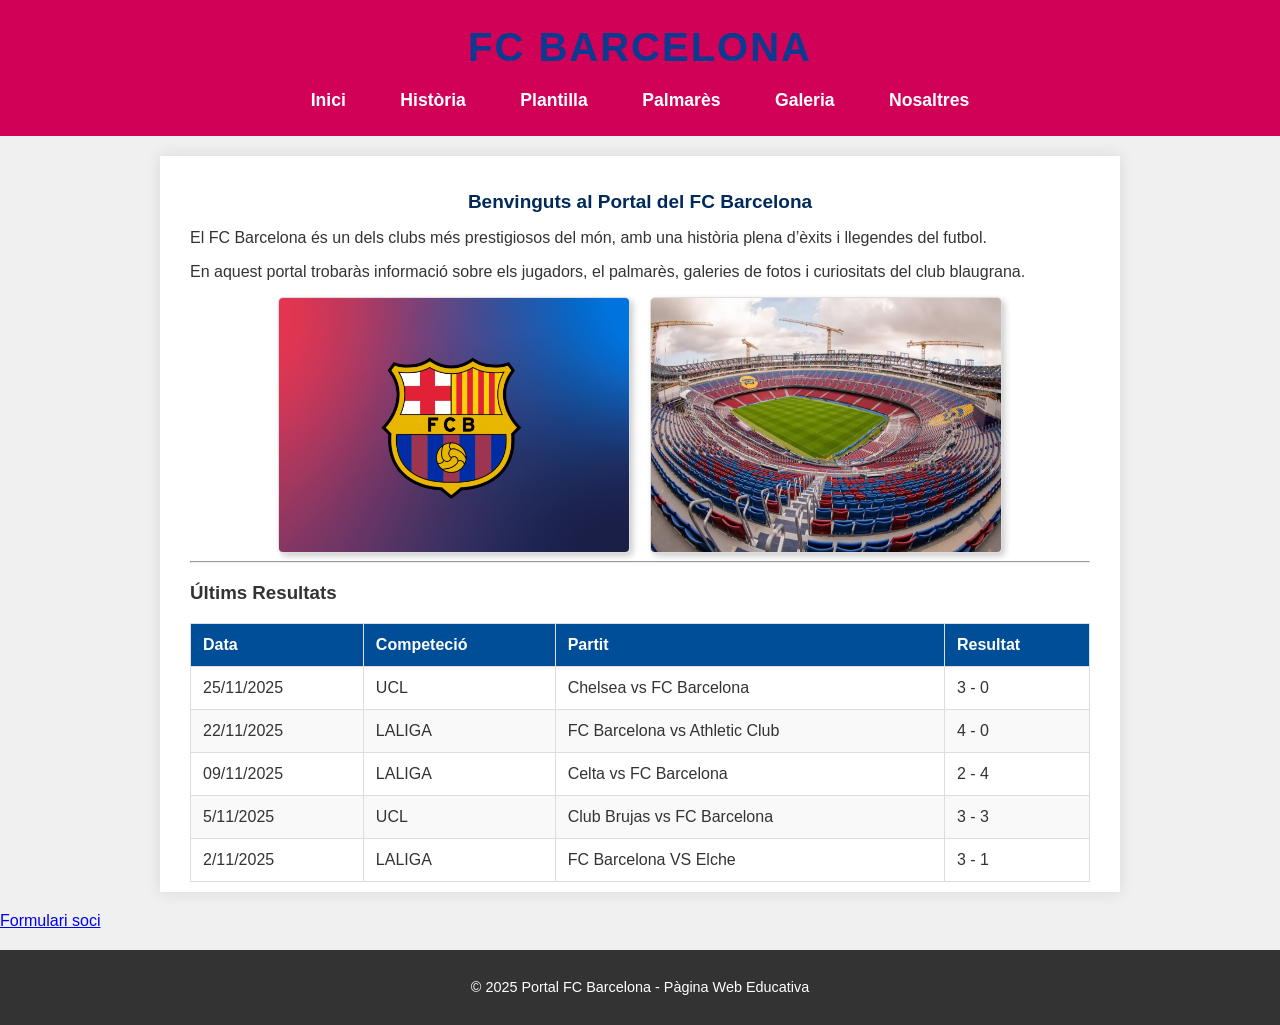
<file: index.html>
<!DOCTYPE html>
<html lang="ca">
   
    <head class="head-1">
        <title>FC BARCELONA</title>
        <meta charset="UTF-8">
        <link rel="stylesheet" href="/css/style.css">
    </head>
     
    <body class="inici-1">
        <header>
            <h1>FC Barcelona</h1>

            <nav>
                <a href="index.html">Inici</a>
                <a href="historia.html">Història</a>
                <a href="plantilla.html">Plantilla</a>
                <a href="palmares.html">Palmarès</a> 
                <a href="galeria.html">Galeria</a> 
                <a href="nosaltres.html">Nosaltres</a>
            </nav>
        </header>    
    
            <main class="main-1">
                <section class="intro">    
                    <h2>Benvinguts al Portal del FC Barcelona</h2>
                
                    <p>El FC Barcelona és un dels clubs més prestigiosos del món, amb una història plena d’èxits i llegendes del futbol.</p>
                    <p>En aquest portal trobaràs informació sobre els jugadors, el palmarès, galeries de fotos i curiositats del club blaugrana.</p>
                    
                    <div class="imatges-container">
                        <img src="img/img inici/escut.png" alt="Escut" width="400">
                        <img src="img/img inici/camp1.png" alt="Camp nou" width="400">
                    </div>
                </section>

                <hr>

                <section class="resultats">
                    <h3>Últims Resultats</h3>
                    <table class="taula">
                        <thead>
                            <tr>
                                <th>Data</th>
                                <th>Competeció</th>
                                <th>Partit</th>
                                <th>Resultat</th>
                            </tr>
                        </thead>
                        <tbody>
                            <tr>
                                <td>25/11/2025</td>
                                <td>UCL</td>
                                <td>Chelsea vs FC Barcelona</td>
                                <td>3 - 0</td>
                            </tr>
                            <tr>
                                <td>22/11/2025</td>
                                <td>LALIGA</td>
                                <td>FC Barcelona vs Athletic Club</td>
                                <td>4 - 0</td>
                            </tr>
                            <tr>
                                <td>09/11/2025</td>
                                <td>LALIGA</td>
                                <td>Celta vs FC Barcelona</td>
                                <td>2 - 4</td>
                            </tr>
                            <tr>
                                <td>5/11/2025</td>
                                <td>UCL</td>
                                <td>Club Brujas vs FC Barcelona</td>
                                <td>3 - 3</td>
                            </tr>
                            <tr>
                                <td>2/11/2025</td>
                                <td>LALIGA</td>
                                <td>FC Barcelona VS Elche</td>
                                <td>3 - 1</td>
                            </tr>
                        </tbody>
                    </table>
                </section>
            </main>
            <a class="links" href="Formulari.html">Formulari soci</a>
            <footer>
                <p>&copy; 2025 Portal FC Barcelona - Pàgina Web Educativa</p>
            </footer>
        </body>   
</html>
</file>
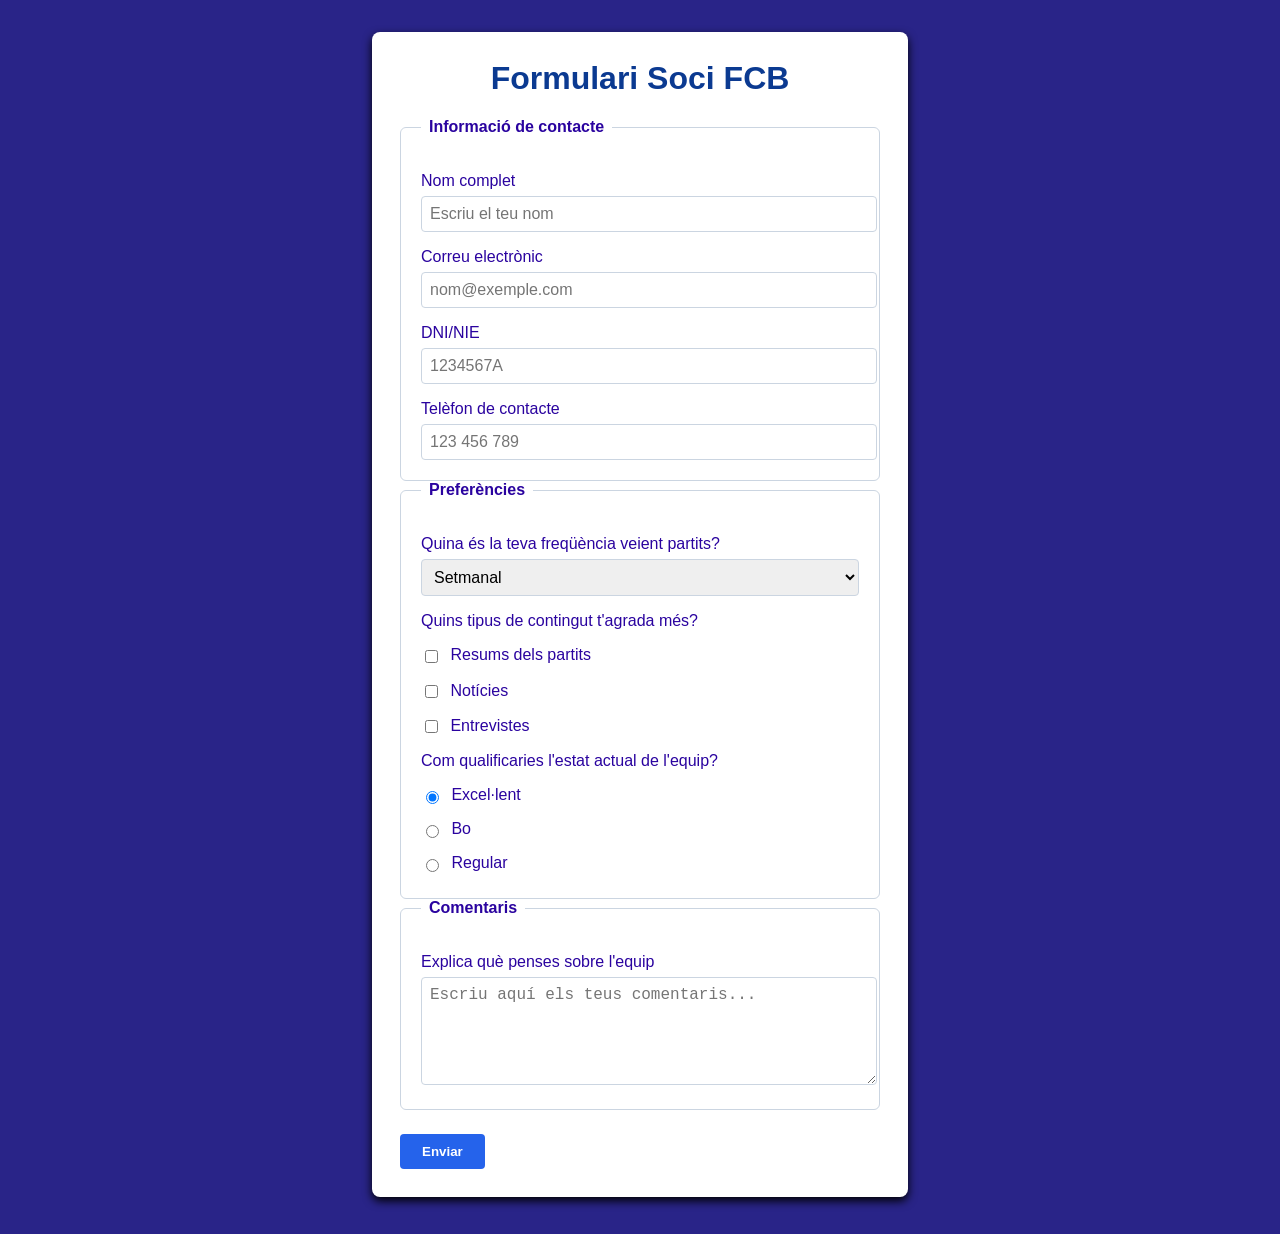
<file: Formulari.html>
<!DOCTYPE html>
<html lang="ca">
  <head>
    <meta charset="utf-8">
    <title>Formulari FCB</title>
    <link rel="stylesheet" href="/css/style.css">
  </head>
  <body class="formulario">
    <main>
      <h1>Formulari Soci FCB</h1>
      <form action="Formulari_enviat.html" method="get">
        <fieldset>
          <legend>Informació de contacte</legend>

          <label for="nom">Nom complet</label>
          <input id="nom" name="nom" type="text" placeholder="Escriu el teu nom" required>

          <label for="correu">Correu electrònic</label>
          <input id="correu" name="correu" type="email" placeholder="nom@exemple.com" required>

          <label for="id">DNI/NIE</label>
          <input id="id" name="id" type="text" placeholder="1234567A">

          <label>Telèfon de contacte</label>
          <input id="telefon" name="telefon" type="tel" placeholder="123 456 789">
        </fieldset>

        <fieldset>
          <legend>Preferències</legend>

          <label for="frequencia">Quina és la teva freqüència veient partits?</label>
          <select id="frequencia" name="frequencia" required>
            <option value="diari" selected>Setmanal</option>
            <option value="setmanal">Ocasional</option>
            <option value="ocasional">Cap</option>
          </select>

          <label>Quins tipus de contingut t'agrada més?</label>
          <label><input type="checkbox" id="resum" name="contingut" value="resum" required> Resums dels partits</label>
          <label><input type="checkbox" id="noticies" name="contingut" value="noticies"> Notícies</label>
          <label><input type="checkbox" id="entrevistes" name="contingut" value="entrevistes"> Entrevistes</label>

          <label>Com qualificaries l'estat actual de l'equip?</label>
          <label><input type="radio" id="excelent" name="estat" value="excelent" checked required> Excel·lent</label>
          <label><input type="radio" id="bo" name="estat" value="bo"> Bo</label>
          <label><input type="radio" id="regular" name="estat" value="regular"> Regular</label>
        </fieldset>

        <fieldset>
          <legend>Comentaris</legend>
          <label for="comentaris">Explica què penses sobre l'equip</label>
          <textarea id="comentaris" name="comentaris" rows="5" placeholder="Escriu aquí els teus comentaris..." required></textarea>
        </fieldset>

        <button type="submit">Enviar</button>
      </form>
    </main>
  </body>
</html>
</file>
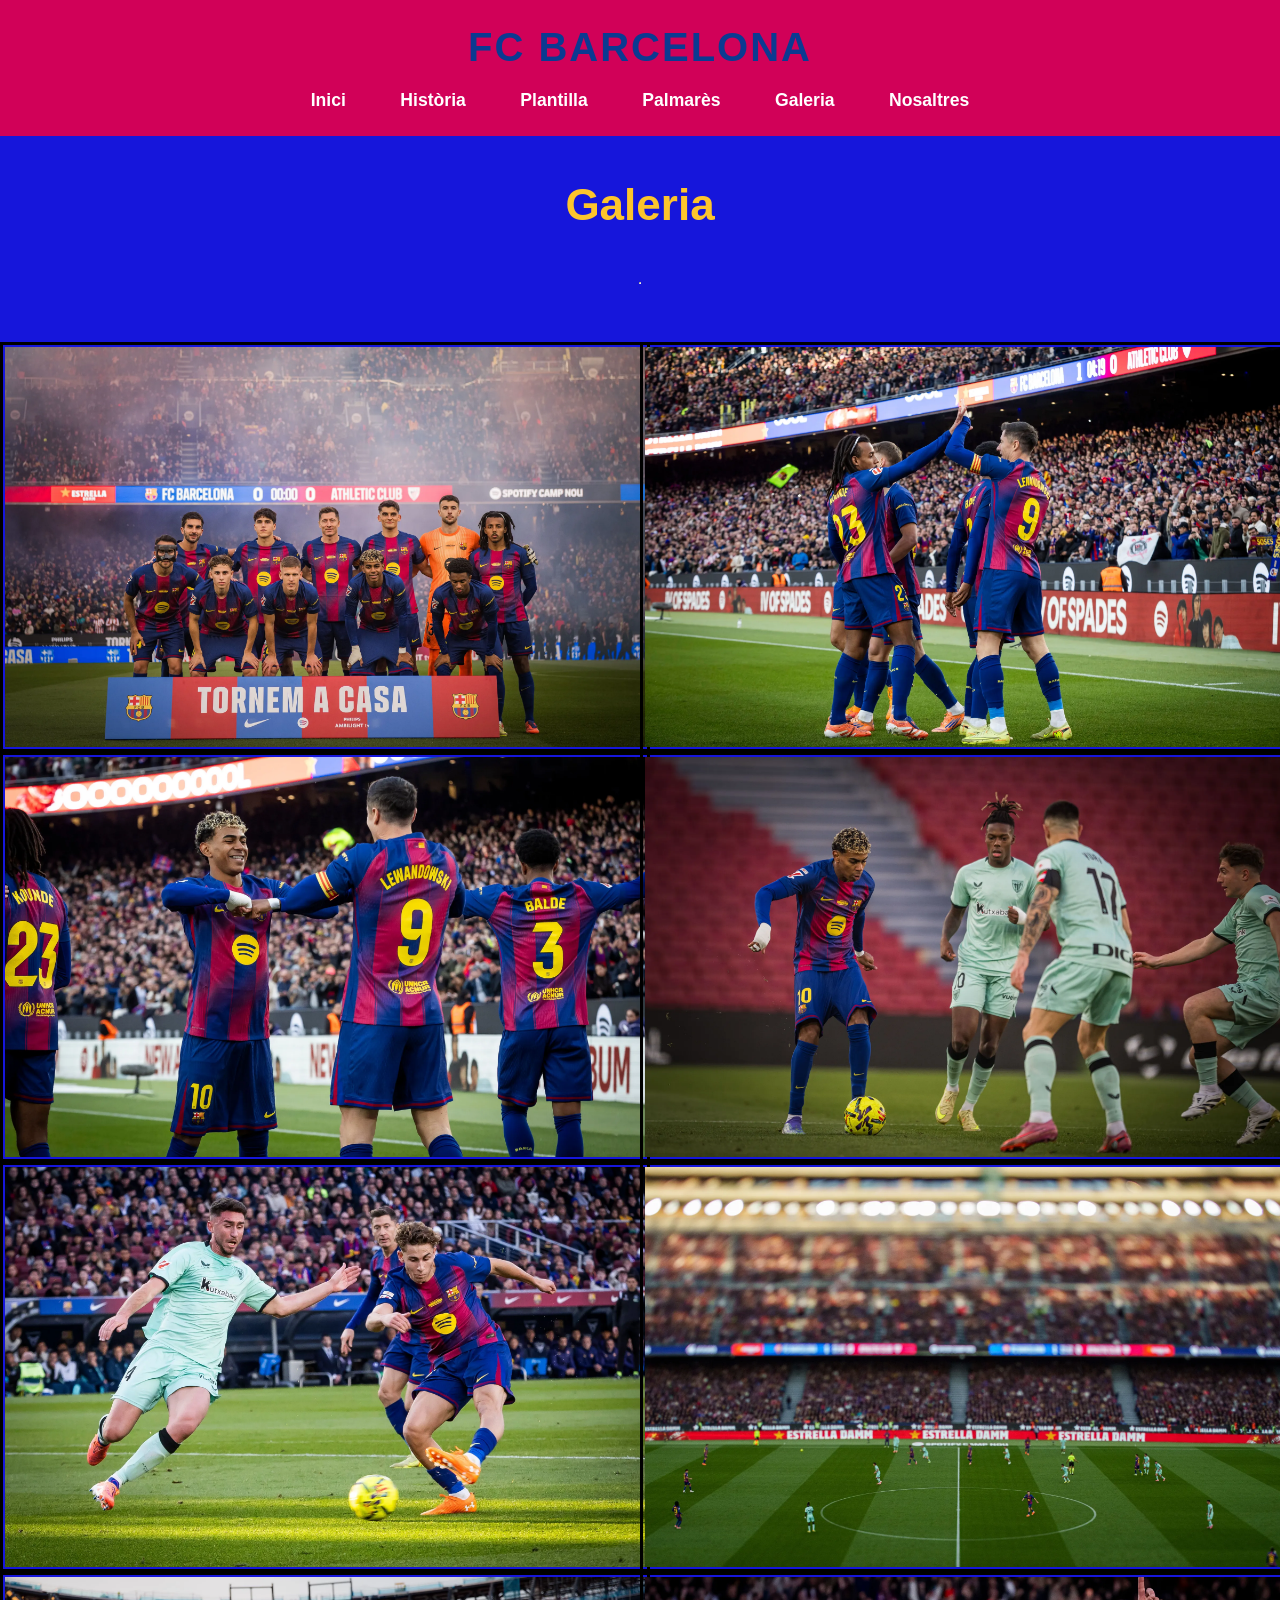
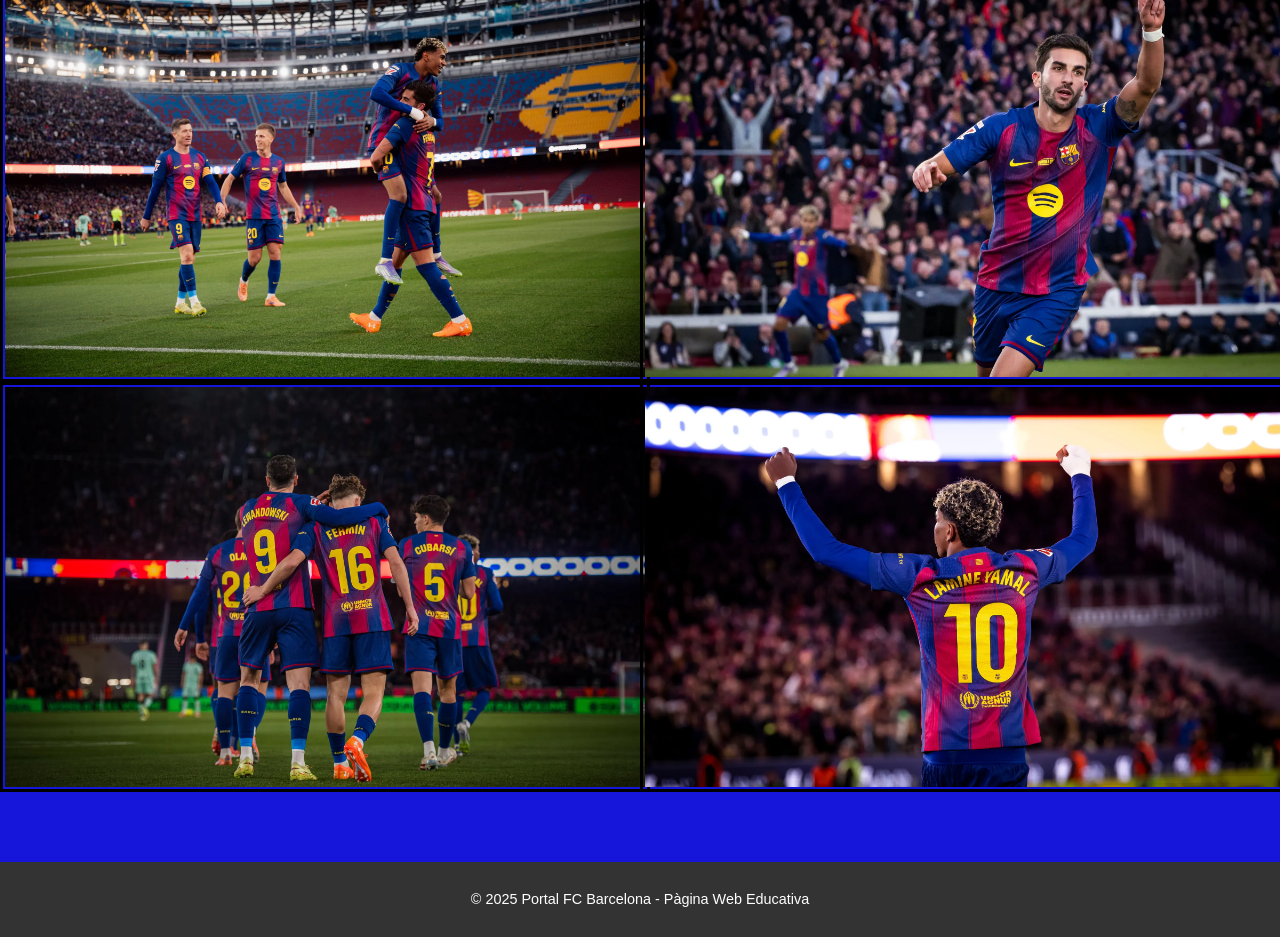
<file: galeria.html>
<!DOCTYPE html>
<html lang="ca">
   
    <head>
        <title></title>
        <meta charset="UTF-8">
        <link rel="stylesheet" href="/css/style.css">
    </head>
     
    <body id="galeria-1">
        <header>
            <h1>FC Barcelona</h1>
            <nav>
                <a href="index.html">Inici</a>
                <a href="historia.html">Història</a>
                <a href="plantilla.html">Plantilla</a>
                <a href="palmares.html">Palmarès</a> 
                <a href="galeria.html">Galeria</a> 
                <a href="nosaltres.html">Nosaltres</a>
            </nav>
        </header>

        <section class="container section_1">
            <h3 class="section_1-title">Galeria</h3>
            <hr>
            <div class="galery">
                <div class="galery-content">
                    <img src="img/img galeria/img1.jpg">
                </div>
                <div class="galery-content">
                    <img src="img/img galeria/img2.jpg">
                </div>
                <div class="galery-content">
                    <img src="img/img galeria/img3.jpg">
                </div>
                <div class="galery-content">
                    <img src="img/img galeria/img4.jpg">
                </div>
                <div class="galery-content">
                    <img src="img/img galeria/img5.jpg">
                </div>
                <div class="galery-content">
                    <img src="img/img galeria/img6.jpg">
                </div>
                <div class="galery-content">
                    <img src="img/img galeria/img7.jpg">
                </div>
                <div class="galery-content">
                    <img src="img/img galeria/img8.jpg">
                </div>
                <div class="galery-content">
                    <img src="img/img galeria/img9.jpg">
                </div>
                <div class="galery-content">
                    <img src="img/img galeria/img10.jpg">
                </div>
            </div>
        </section>
        <footer>
            <p>&copy; 2025 Portal FC Barcelona - Pàgina Web Educativa</p>
        </footer>
    </body>   
</html>
</file>
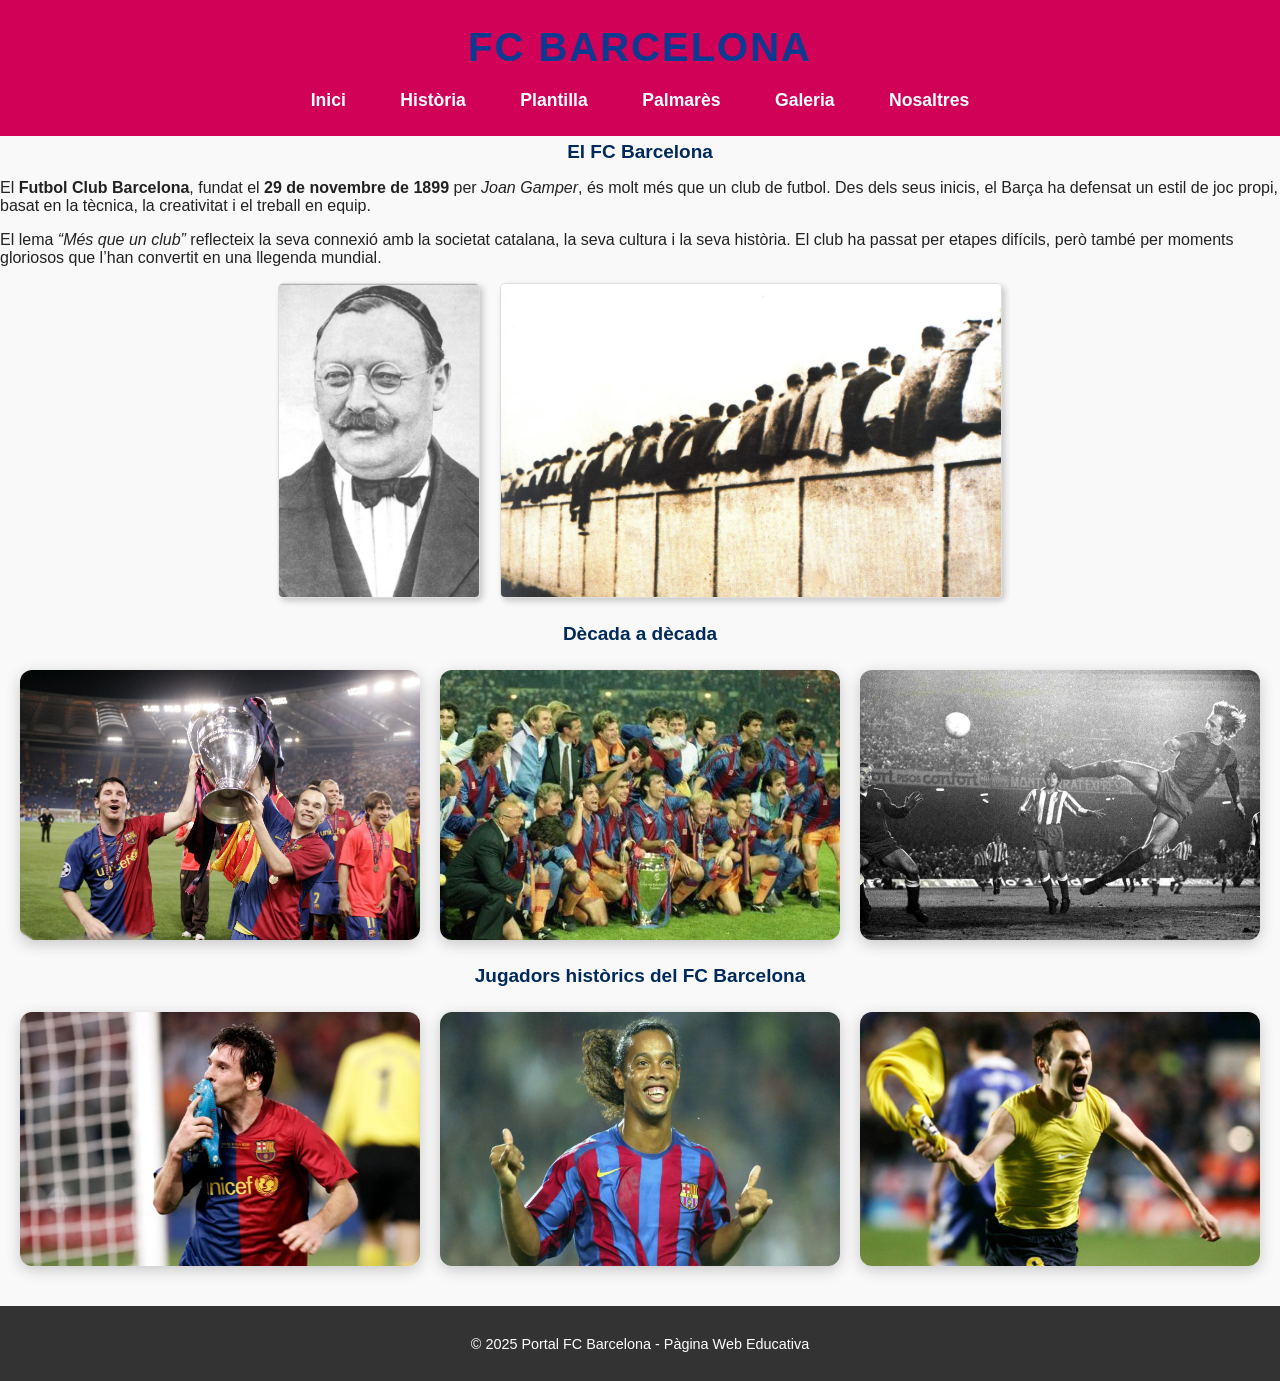
<file: historia.html>
<!DOCTYPE html>
<html lang="ca">
   
    <head>
        <title></title>
        <meta charset="UTF-8">
        <link rel="stylesheet" href="/css/style.css">
    </head>
     
    <body>
        <header>
            <h1>FC Barcelona</h1>
            <nav>
                <a href="index.html">Inici</a>
                <a href="historia.html">Història</a>
                <a href="plantilla.html">Plantilla</a>
                <a href="palmares.html">Palmarès</a> 
                <a href="galeria.html">Galeria</a> 
                <a href="nosaltres.html">Nosaltres</a>
            </nav>
        </header>

        <section class="info-barca">
            <div class="texto-barca">
                <h2>El FC Barcelona</h2>
                <p>El <strong>Futbol Club Barcelona</strong>, fundat el <strong>29 de novembre de 1899</strong> per <em>Joan Gamper</em>, és molt més que un club de futbol. Des dels seus inicis, el Barça ha defensat un estil de joc propi, basat en la tècnica, la creativitat i el treball en equip.</p>
                <p>El lema <em>“Més que un club”</em> reflecteix la seva connexió amb la societat catalana, la seva cultura i la seva història. El club ha passat per etapes difícils, però també per moments gloriosos que l’han convertit en una llegenda mundial.</p>
                <div class="imgs-barca">
                    <img src="img/img historia/Gamper.jpg" alt="Joan Gamper" width="200">
                    <img src="img/img historia/culers.jpg" alt="Culers" width="500">
                </div>   
            </div>
        </section>

        <section>
            <h2>Dècada a dècada</h2>
            <div class="players-grid">
                <article class="player-card">
                    <img src="img/img historia/2008-2020.jpg" width="300px">
                    <div class="player-info"> 
                        <h3>2000–2010: L’era Guardiola</h3>
                        <p>Amb <strong>Pep Guardiola</strong> a la banqueta i jugadors com <strong>Messi i Iniesta</strong>, el Barça va viure la seva època més brillant. El 2009, l’equip va aconseguir el <strong>sextet</strong>, guanyant tots els títols possibles en un any natural.</p>
                    </div>
                </article>

                <article class="player-card">
                    <img src="img/img historia/dream.jpg" width="300px">
                    <div class="player-info"> 
                        <h3>1980–1990: El Dream Team</h3>
                        <p>Amb <Strong>Johan Cruyff</Strong> com a entrenador, el Barça va revolucionar el futbol. L’equip conegut com el Dream Team va guanyar la seva primera Copa d’Europa el <Strong>1992</Strong> amb el famós gol de <Strong>Koeman</Strong> a Wembley.</p>
                    </div> 
                </article>      

                <article class="player-card">
                    <img src="img/img historia/cruyff.jpg" width="300px">
                    <div class="player-info">
                        <h3>1900–1920: Els orígens</h3>
                        <p>Els primers anys van estar marcats per l’entusiasme i la consolidació del futbol a <Strong>Catalunya</Strong>. El Barça va guanyar diversos campionats regionals i va començar a formar la seva identitat com a club de referència.</p>
                    </div>
                </article>  
            </div>      
        </section>

        <section class="players-section">
            <h2>Jugadors històrics del FC Barcelona</h2>
            <div class="players-grid">
                <article class="player-card">
                    <img src="img/img historia/messi.jpg" width="300px">
                    <div class="player-info">
                        <h3>Leo Messi</h3>
                        <p>Màxim golejador i millor jugador de la història del club, amb més de 30 títols.</p>
                    </div>
                </article>
                
                <article class="player-card">
                    <img src="img/img historia/ronaldinho.jpg" width="300px">
                    <div class="player-info">
                        <h3>ronaldinho</h3>
                        <p>Autor del gol que va donar la primera Copa d’Europa al club (1992).</p>
                    </div>
                </article> 
                
                <article class="player-card"> 
                    <img src="img/img historia/iniesta.jpg" width="300px">
                    <div class="player-info">
                        <h3>Andrés Iniesta</h3>
                        <p>El pilar del millor migcamp del món.</p>
                    </div>    
                </article>    
            </div>
        </section>
        
        <footer>
            <p>&copy; 2025 Portal FC Barcelona - Pàgina Web Educativa</p>
        </footer>
    </body>   
</html>
</file>
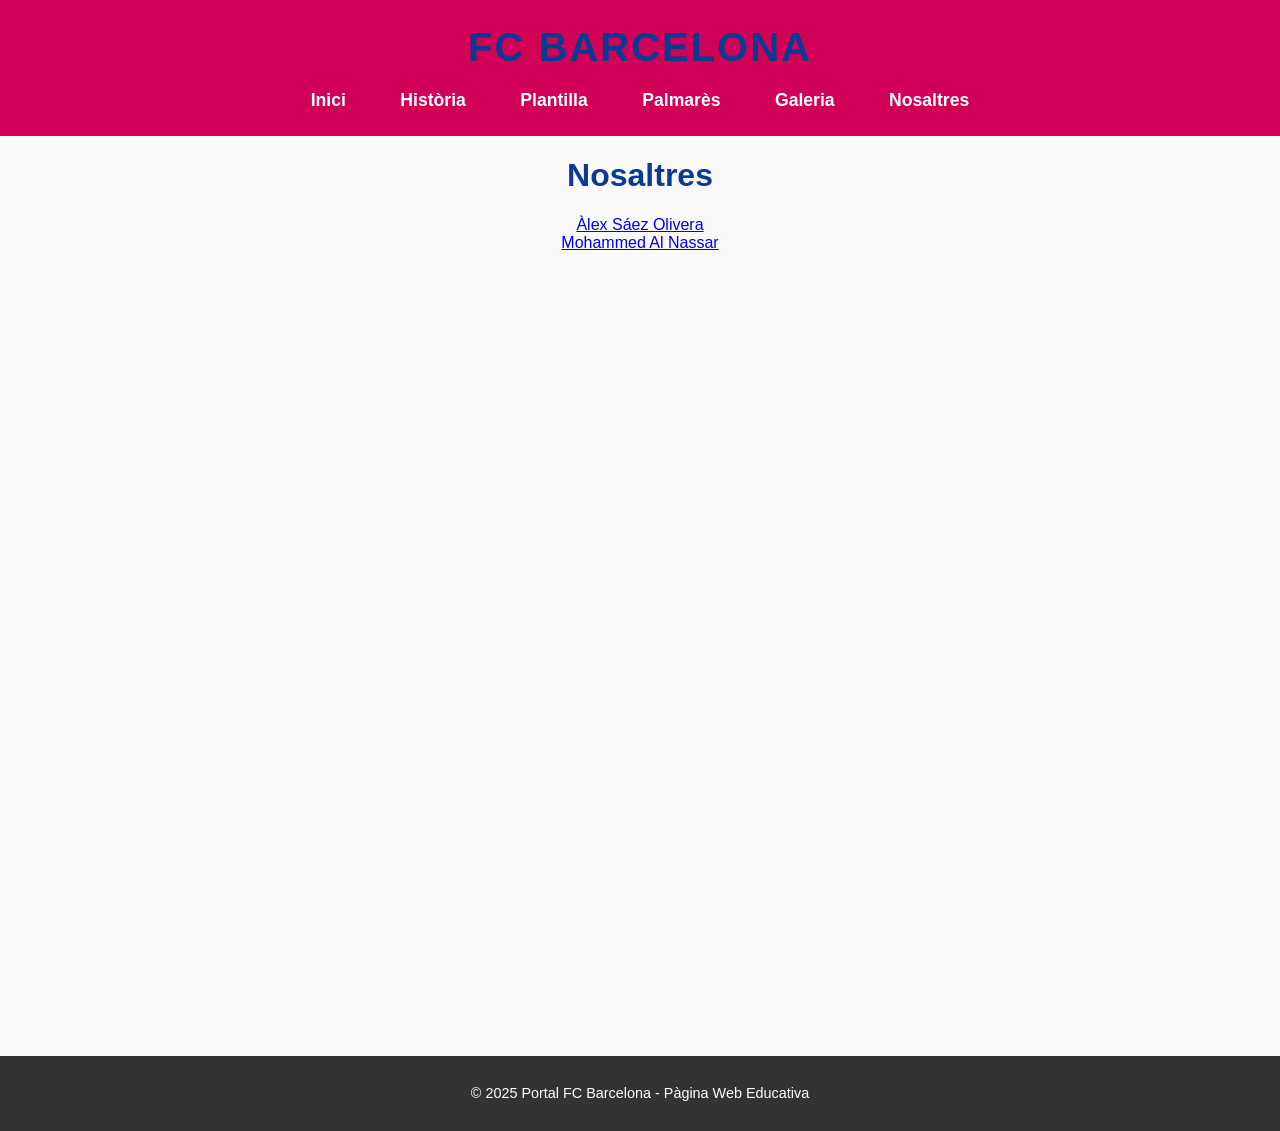
<file: nosaltres.html>
<!DOCTYPE html>
<html lang="ca">
   
    <head>
        <title></title>
        <meta charset="UTF-8">
        <link rel="stylesheet" href="/css/style.css">
    </head>
     
    <body>
        <header>
            <h1>FC Barcelona</h1>
            <nav>
                <a href="index.html">Inici</a>
                <a href="historia.html">Història</a>
                <a href="plantilla.html">Plantilla</a>
                <a href="palmares.html">Palmarès</a> 
                <a href="galeria.html">Galeria</a> 
                <a href="nosaltres.html">Nosaltres</a>
            </nav>
        </header>
        <div class="Micaca">
            <h1>Nosaltres</h1>
            <a class="links" target="_blank" href="ÀlexCV.html">Àlex Sáez Olivera</a>
            <a class="links" target="_blank" href="MohaCV.html">Mohammed Al Nassar</a>
            <p></p>
        </div>
        
        <footer>
            <p>&copy; 2025 Portal FC Barcelona - Pàgina Web Educativa</p>
        </footer>
        
    </body>   
</html>
</file>
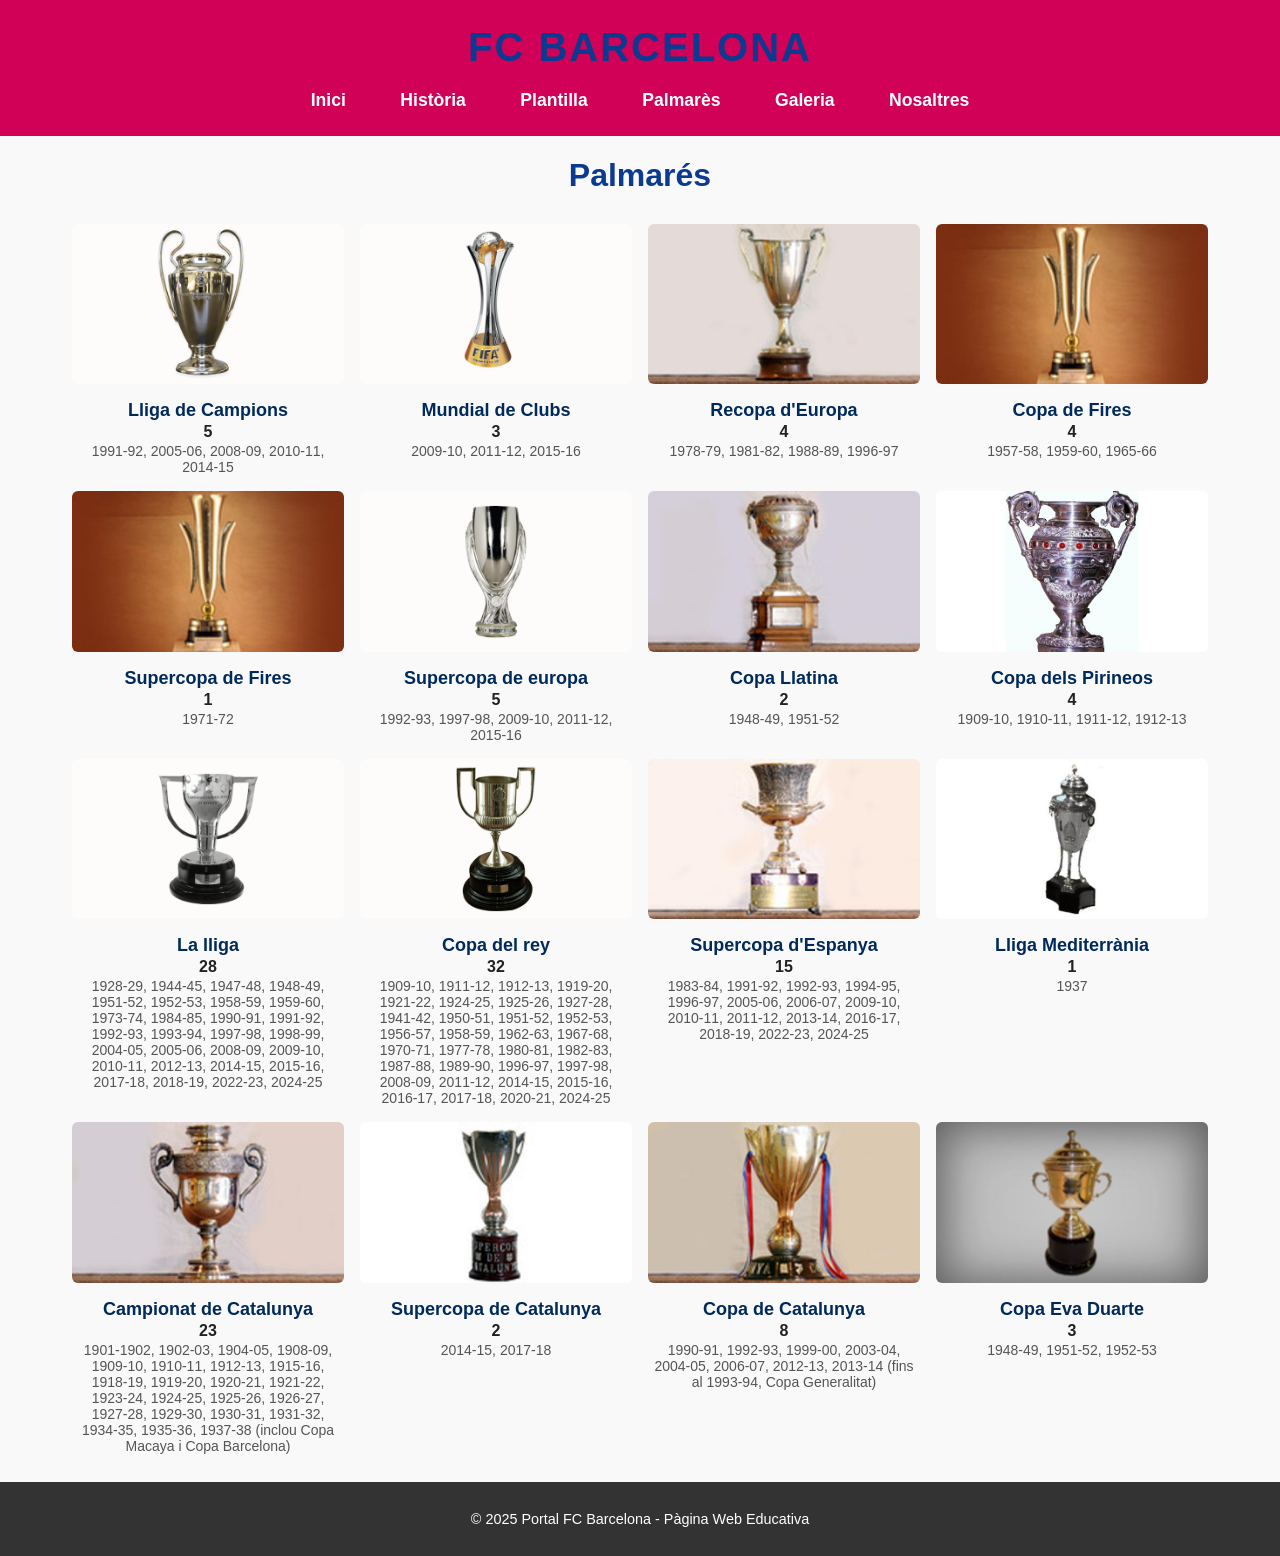
<file: palmares.html>
<!DOCTYPE html>
<html lang="ca">
<head>
    <meta charset="UTF-8">
    <title>Palmarés</title>
    <link rel="stylesheet" href="/css/style.css">
</head>
<body>
  <header>
      <h1>FC Barcelona</h1>
      <nav>
        <a href="index.html">Inici</a>
        <a href="historia.html">Història</a>
        <a href="plantilla.html">Plantilla</a>
        <a href="palmares.html">Palmarès</a> 
        <a href="galeria.html">Galeria</a> 
        <a href="nosaltres.html">Nosaltres</a>
       </nav>
  </header>

  <h1>Palmarés</h1>

  <table class="plantilla">
    <tr>
      <td>
        <div class="trofeu">
          <div class="trofeu-icona">
            <img src="img/Palmarés/UCL.jpg" alt="Lliga de Campions">
          </div>
          <div class="trofeu-detalls">
            <h2>Lliga de Campions</h2>
            <p class="quantitat">5</p>
            <p class="anys">1991-92, 2005-06, 2008-09, 2010-11, 2014-15</p>
          </div>
        </div>
      </td>
      <td>
        <div class="trofeu">
          <div class="trofeu-icona">
            <img src="img/Palmarés/Fifa-Club-World-Cup.jpg" alt="Mundial de Clubs">
          </div>
          <div class="trofeu-detalls">
            <h2>Mundial de Clubs</h2>
            <p class="quantitat">3</p>
            <p class="anys">2009-10, 2011-12, 2015-16</p>
          </div>
        </div>
      </td>
      <td>
        <div class="trofeu">
          <div class="trofeu-icona">
            <img src="img/Palmarés/Recopa-de-Europa.jpg" alt="Recopa d'Europa">
          </div>
          <div class="trofeu-detalls">
            <h2>Recopa d'Europa</h2>
            <p class="quantitat">4</p>
            <p class="anys">1978-79, 1981-82, 1988-89, 1996-97</p>
          </div>
        </div>
      </td>
      <td>
        <div class="trofeu">
          <div class="trofeu-icona">
            <img src="img/Palmarés/Copa-de-Fires.jpg" alt="Copa de Fires">
          </div>
          <div class="trofeu-detalls">
            <h2>Copa de Fires</h2>
            <p class="quantitat">4</p>
            <p class="anys">1957-58, 1959-60, 1965-66</p>
          </div>
        </div>
      </td>
    </tr>

    <tr>
      <td>
        <div class="trofeu">
          <div class="trofeu-icona">
            <img src="img/Palmarés/Supercopa-de-Fires.jpg" alt="Supercopa de Fires">
          </div>
          <div class="trofeu-detalls">
            <h2>Supercopa de Fires</h2>
            <p class="quantitat">1</p>
            <p class="anys">1971-72</p>
          </div>
        </div>
      </td>
      <td>
        <div class="trofeu">
          <div class="trofeu-icona">
            <img src="img/Palmarés/European-Super-Cup.png" alt="Supercopa de europa">
          </div>
          <div class="trofeu-detalls">
            <h2>Supercopa de europa</h2>
            <p class="quantitat">5</p>
            <p class="anys">1992-93, 1997-98, 2009-10, 2011-12, 2015-16</p>
          </div>
        </div>
      </td>
      <td>
        <div class="trofeu">
          <div class="trofeu-icona">
            <img src="img/Palmarés/Copa-Llatina.jpg" alt="Copa Llatina">
          </div>
          <div class="trofeu-detalls">
            <h2>Copa Llatina</h2>
            <p class="quantitat">2</p>
            <p class="anys">1948-49, 1951-52</p>
          </div>
        </div>
      </td>
      <td>
        <div class="trofeu">
          <div class="trofeu-icona">
            <img src="img/Palmarés/Copa-dels-pirineos.jpg" alt="Copa dels Pirineos">
          </div>
          <div class="trofeu-detalls">
            <h2>Copa dels Pirineos</h2>
            <p class="quantitat">4</p>
            <p class="anys">1909-10, 1910-11, 1911-12, 1912-13</p>
          </div>
        </div>
      </td>
    </tr>

    <tr>
      <td>
        <div class="trofeu">
          <div class="trofeu-icona">
            <img src="img/Palmarés/la-liga.jpg" alt="La lliga">
          </div>
          <div class="trofeu-detalls">
            <h2>La lliga</h2>
            <p class="quantitat">28</p>
            <p class="anys">1928-29, 1944-45, 1947-48, 1948-49, 1951-52, 1952-53, 1958-59, 1959-60, 1973-74, 1984-85, 1990-91, 1991-92, 1992-93, 1993-94, 1997-98, 1998-99, 2004-05, 2005-06, 2008-09, 2009-10, 2010-11, 2012-13, 2014-15, 2015-16, 2017-18, 2018-19, 2022-23, 2024-25</p>
          </div>
        </div>
      </td>
      <td>
        <div class="trofeu">
          <div class="trofeu-icona">
            <img src="img/Palmarés/Spanish-Cup.jpg" alt="Copa del rey">
          </div>
          <div class="trofeu-detalls">
            <h2>Copa del rey</h2>
            <p class="quantitat">32</p>
            <p class="anys">1909-10, 1911-12, 1912-13, 1919-20, 1921-22, 1924-25, 1925-26, 1927-28, 1941-42, 1950-51, 1951-52, 1952-53, 1956-57, 1958-59, 1962-63, 1967-68, 1970-71, 1977-78, 1980-81, 1982-83, 1987-88, 1989-90, 1996-97, 1997-98, 2008-09, 2011-12, 2014-15, 2015-16, 2016-17, 2017-18, 2020-21, 2024-25</p>
          </div>
        </div>
      </td>
      <td>
        <div class="trofeu">
          <div class="trofeu-icona">
            <img src="img/Palmarés/Supercopa-Espanya.jpg" alt="Supercopa d'Espanya">
          </div>
          <div class="trofeu-detalls">
            <h2>Supercopa d'Espanya</h2>
            <p class="quantitat">15</p>
            <p class="anys">1983-84, 1991-92, 1992-93, 1994-95, 1996-97, 2005-06, 2006-07, 2009-10, 2010-11, 2011-12, 2013-14, 2016-17, 2018-19, 2022-23, 2024-25</p>
          </div>
        </div>
      </td>
      <td>
        <div class="trofeu">
          <div class="trofeu-icona">
            <img src="img/Palmarés/Lliga-Mediterrania.jpg" alt="Lliga Mediterrania">
          </div>
          <div class="trofeu-detalls">
            <h2>Lliga Mediterrània</h2>
            <p class="quantitat">1</p>
            <p class="anys">1937</p>
          </div>
        </div>
      </td>
    </tr>

    <tr>
      <td>
        <div class="trofeu">
          <div class="trofeu-icona">
            <img src="img/Palmarés/Campionat-de-Catalunya.jpg" alt="Campionat de Catalunya lliga">
          </div>
          <div class="trofeu-detalls">
            <h2>Campionat de Catalunya</h2>
            <p class="quantitat">23</p>
            <p class="anys">1901-1902, 1902-03, 1904-05, 1908-09, 1909-10, 1910-11, 1912-13, 1915-16, 1918-19, 1919-20, 1920-21, 1921-22, 1923-24, 1924-25, 1925-26, 1926-27, 1927-28, 1929-30, 1930-31, 1931-32, 1934-35, 1935-36, 1937-38 (inclou Copa Macaya i Copa Barcelona)</p>
          </div>
        </div>
      </td>
      <td>
        <div class="trofeu">
          <div class="trofeu-icona">
            <img src="img/Palmarés/Supercopa-Catalunya.jpg" alt="Supercopa Catalunya">
          </div>
          <div class="trofeu-detalls">
            <h2>Supercopa de Catalunya</h2>
            <p class="quantitat">2</p>
            <p class="anys">2014-15, 2017-18</p>
          </div>
        </div>
      </td>
      <td>
        <div class="trofeu">
          <div class="trofeu-icona">
            <img src="img/Palmarés/Copa-Catalunya.jpg" alt="Copa Catalunya">
          </div>
          <div class="trofeu-detalls">
            <h2>Copa de Catalunya</h2>
            <p class="quantitat">8</p>
            <p class="anys">1990-91, 1992-93, 1999-00, 2003-04, 2004-05, 2006-07, 2012-13, 2013-14 (fins al 1993-94, Copa Generalitat)</p>
          </div>
        </div>
      </td>
      <td>
        <div class="trofeu">
          <div class="trofeu-icona">
            <img src="img/Palmarés/Eva-Duarte.jpg" alt="Copa Eva Duarte">
          </div>
          <div class="trofeu-detalls">
            <h2>Copa Eva Duarte</h2>
            <p class="quantitat">3</p>
            <p class="anys">1948-49, 1951-52, 1952-53</p>
          </div>
        </div>
      </td>
    </tr>

  </table>
  <footer>
    <p>&copy; 2025 Portal FC Barcelona - Pàgina Web Educativa</p>
  </footer>
</body>
</html>
</file>
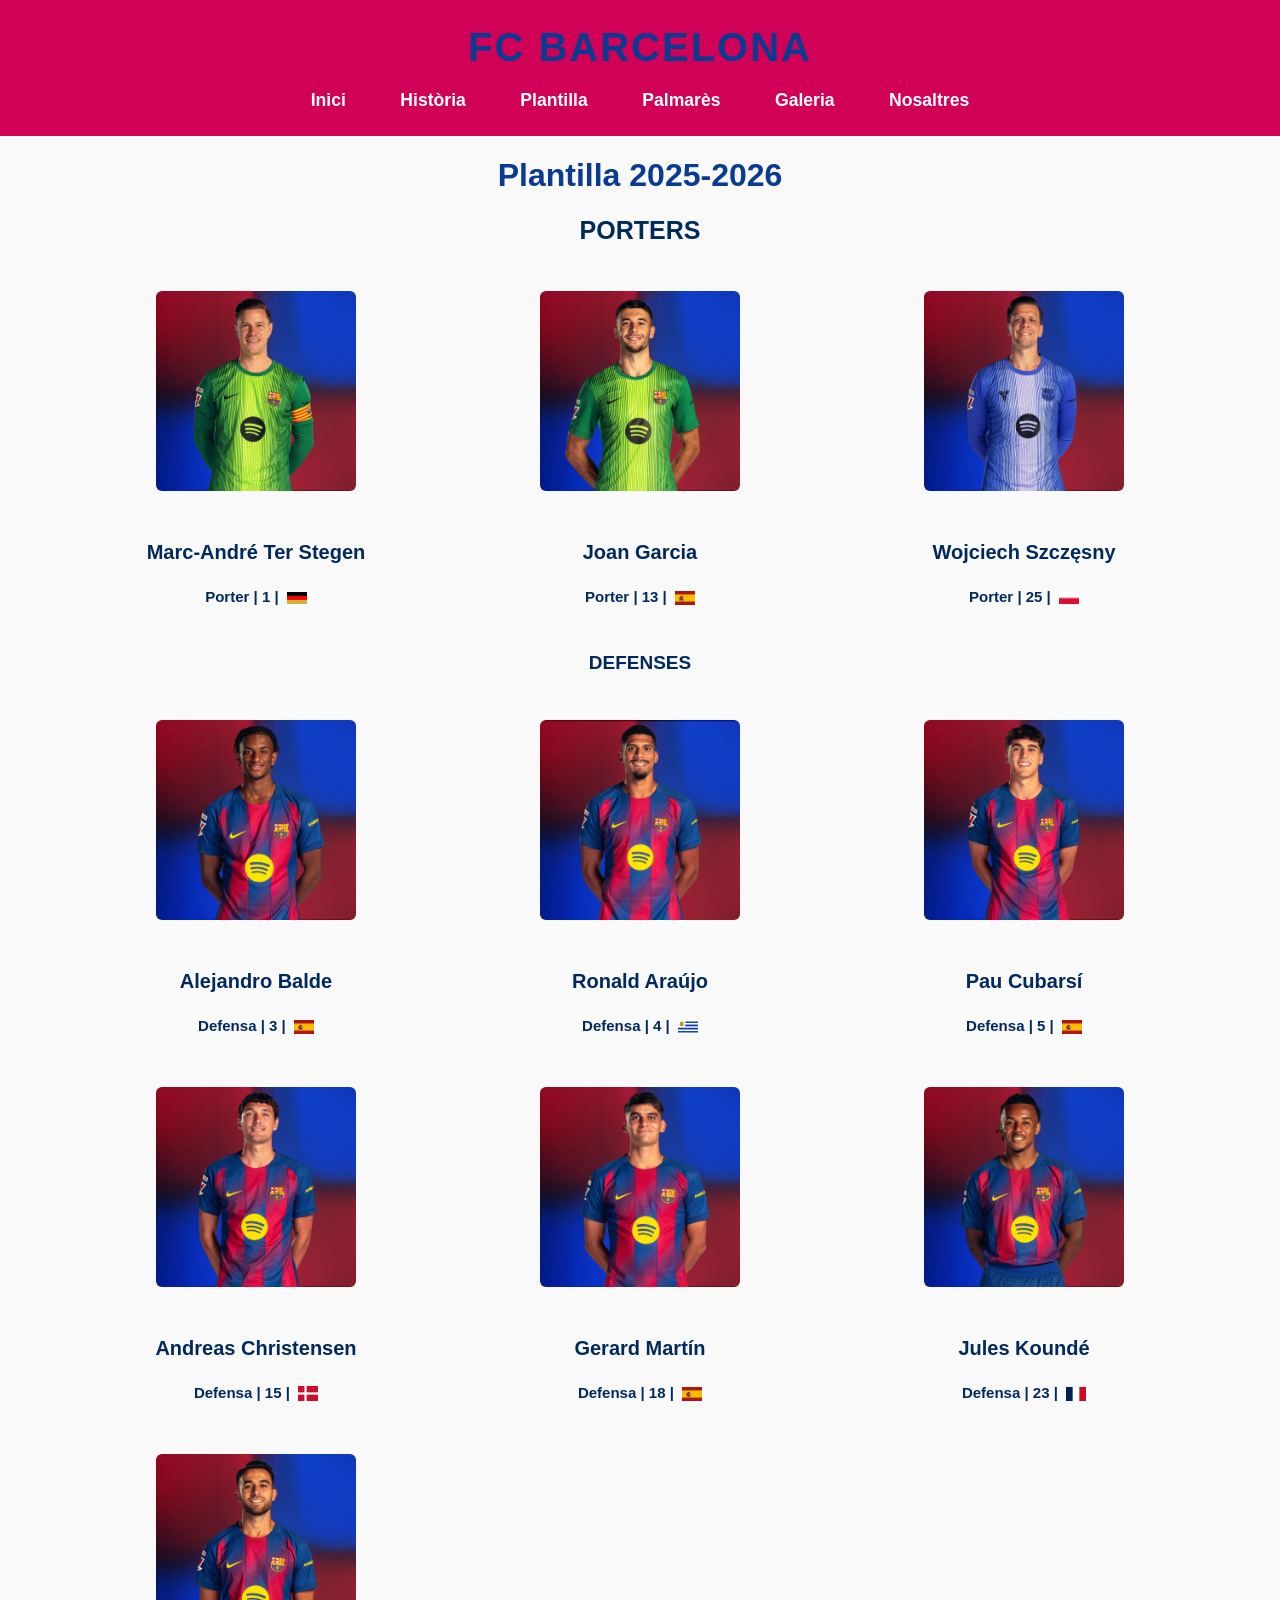
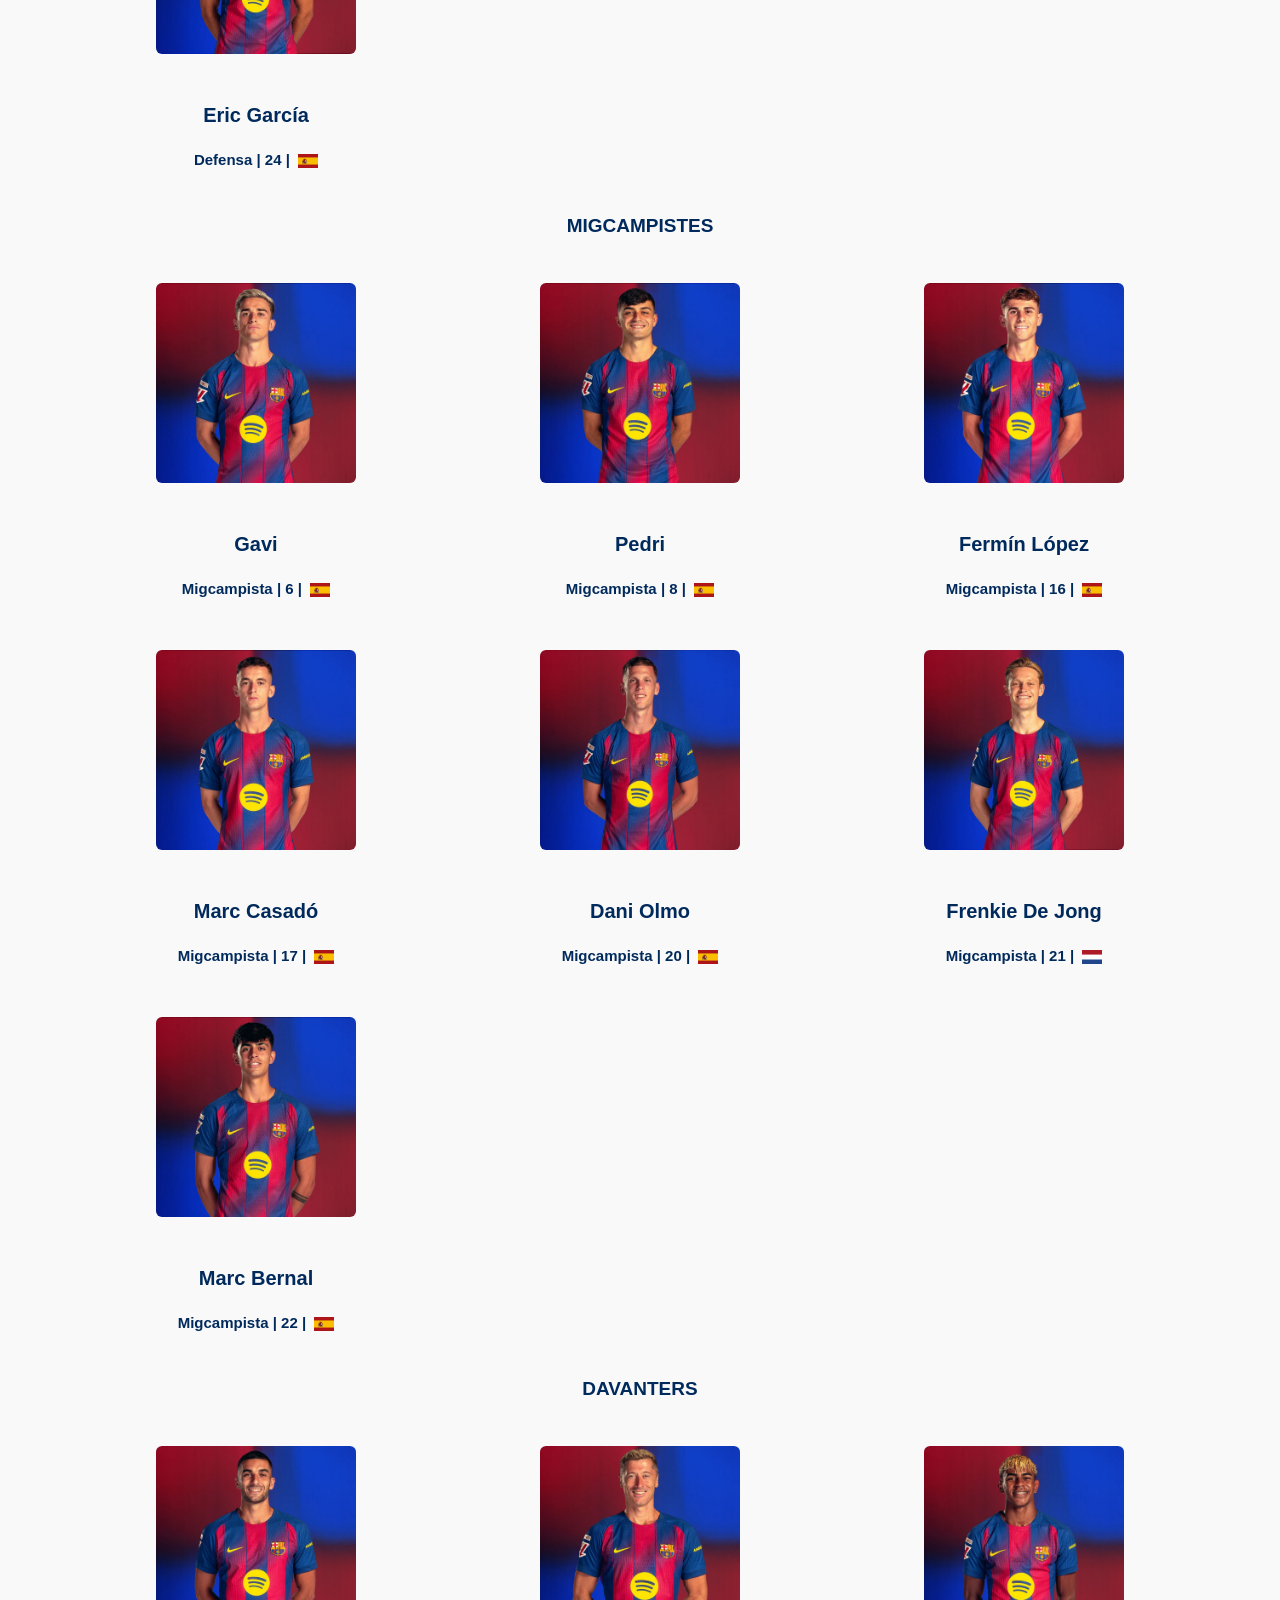
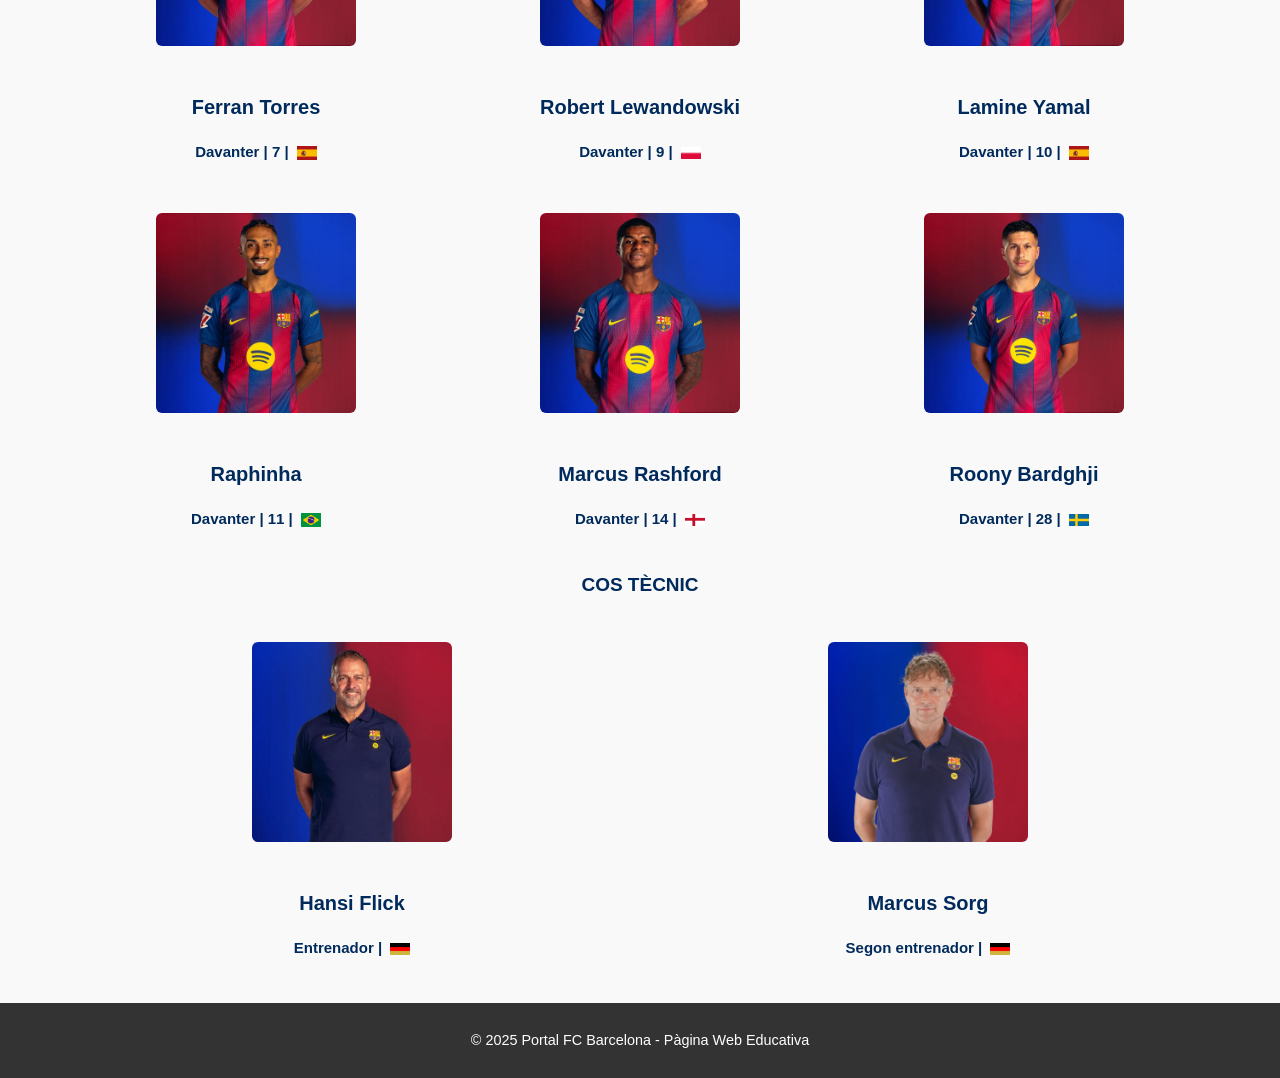
<file: plantilla.html>
<!DOCTYPE html>
<html lang="ca">
   
    <head>
        <title>Jugadors | FCB</title>
        <meta charset="UTF-8">
        <link rel="stylesheet" href="/css/style.css">
    </head>

    <body>
        <header>
            <h1>FC Barcelona</h1>
            <nav>
              <a href="index.html">Inici</a>
              <a href="historia.html">Història</a>
              <a href="plantilla.html">Plantilla</a>
              <a href="palmares.html">Palmarès</a> 
              <a href="galeria.html">Galeria</a> 
              <a href="nosaltres.html">Nosaltres</a>
             </nav>
        </header>

        <h1>Plantilla 2025-2026</h1>
        
        <table class="plantilla">
          <h2 class="posicio">PORTERS</h2>
          <tr>
            <td>
              <table class="jugador">
                <tr>
                  <td>
                    <table class="imatge">
                      <tr>
                        <td>
                          <img src="img/Plantilla/Ter_Stegen.jpg" alt="Marc-André Ter Stegen">
                        </td>
                      </tr>
                    </table>
                  </td>
                </tr>
                <tr>
                  <td>
                    <table class="dades">
                      <tr>
                        <td>
                          <h2>Marc-André Ter Stegen</h2>
                        </td>
                      </tr>
                      <tr>
                        <td>
                          <strong class="posicio-jugadors">Porter | 1 | <img src="img/Plantilla/Alemanya.jpg" alt="Alemania" class="bandera"> </strong>
                        </td>
                      </tr>
                    </table>
                  </td>
                </tr>
              </table>
            </td>

            <td>
              <table class="jugador">
                <tr>
                  <td>
                    <table class="imatge">
                      <tr>
                        <td>
                          <img src="img/Plantilla/Joan_Garcia.jpg" alt="Joan Garcia">
                        </td>
                      </tr>
                    </table>
                  </td>
                </tr>
                <tr>
                  <td>
                    <table class="dades">
                      <tr>
                        <td>
                          <h2>Joan Garcia</h2>
                        </td>
                      </tr>
                      <tr>
                        <td>
                          <strong class="posicio-jugadors">Porter | 13 | <img src="img/Plantilla/Espanya.jpg" alt="Espanya" class="bandera"> </strong>
                        </td>
                      </tr>
                    </table>
                  </td>
                </tr>
              </table>
            </td>
        
            <td>
              <table class="jugador">
                <tr>
                  <td>
                    <table class="imatge">
                      <tr>
                        <td>
                          <img src="img/Plantilla/Szczesny.jpg" alt="Wojciech Szczęsny">
                        </td>
                      </tr>
                    </table>
                  </td>
                </tr>
                <tr>
                  <td>
                    <table class="dades">
                      <tr>
                        <td>
                          <h2>Wojciech Szczęsny</h2>
                        </td>
                      </tr>
                      <tr>
                        <td>
                          <strong class="posicio-jugadors">Porter | 25 | <img src="img/Plantilla/Polonia.jpg" alt="Polonia" class="bandera"> </strong>
                        </td>
                      </tr>
                    </table>
                  </td>
                </tr>
              </table>
            </td>
          </tr>
        </table>
           
            
        <table class="plantilla">
          <h2>DEFENSES</h2>
          <tr>
            <td>
              <table class="jugador">
                <tr>
                  <td>
                    <table class="imatge">
                      <tr>
                        <td>
                          <img src="img/Plantilla/Balde.jpg" alt="Alejandro Balde">
                        </td>
                      </tr>
                    </table>
                  </td>
                </tr>
                <tr>
                  <td>
                    <table class="dades">
                      <tr>
                        <td>
                          <h2>Alejandro Balde</h2>
                        </td>
                      </tr>
                      <tr>
                        <td>
                          <strong class="posicio-jugadors">Defensa | 3 | <img src="img/Plantilla/Espanya.jpg" alt="Espanya" class="bandera"></strong>
                        </td>
                      </tr>
                    </table>
                  </td>
                </tr>
            </table>
            </td>

            <td>
              <table class="jugador">
                <tr>
                  <td>
                    <table class="imatge">
                      <tr>
                        <td>
                          <img src="img/Plantilla/Araujo.jpg" alt="Ronald Araujo">
                        </td>
                      </tr>
                    </table>
                  </td>
                </tr>
                <tr>
                  <td>
                    <table class="dades">
                      <tr>
                        <td>
                          <h2>Ronald Araújo</h2>
                        </td>
                      </tr>
                      <tr>
                        <td>
                          <strong  class="posicio-jugadors">Defensa | 4 | <img src="img/Plantilla/Uruguai.jpg" alt="Uruguai" class="bandera"></strong>
                        </td>
                      </tr>
                    </table>
                  </td>
                </tr>
              </table>
            </td>

            <td>
              <table class="jugador">
                <tr>
                  <td>
                    <table class="imatge">
                      <tr>
                        <td>
                          <img src="img/Plantilla/Cubarsi.jpg" alt="Pau Cubarsí">
                        </td>
                      </tr>
                    </table>
                  </td>
                </tr>
                  <tr>
                    <td>
                      <table class="dades">
                        <tr>
                          <td>
                            <h2>Pau Cubarsí</h2>
                          </td>
                        </tr>
                        <tr>
                          <td>
                            <strong class="posicio-jugadors">Defensa | 5 | <img src="img/Plantilla/Espanya.jpg" alt="Espanya" class="bandera"></strong>
                          </td>
                        </tr>
                      </table>
                    </td>
                  </tr>
              </table>
            </td>
          </tr>

          <tr>
            <td>
              <table class="jugador">
                <tr>
                  <td>
                    <table class="imatge">
                      <tr>
                        <td>
                          <img src="img/Plantilla/Christensen.jpg" alt="Andreas Christensen">
                        </td>
                      </tr>
                    </table>
                  </td>
                </tr>
                <tr>
                  <td>
                    <table class="dades">
                  <tr>
                    <td>
                      <h2>Andreas Christensen</h2>
                    </td>
                  </tr>
                      <tr>
                        <td>
                          <strong class="posicio-jugadors">Defensa | 15 | <img src="img/Plantilla/Dinamarca.jpg" alt="Dinamarca" class="bandera"></strong>
                        </td>
                      </tr>
                    </table>
                  </td>
                </tr>
              </table>
            </td>

            <td>
              <table class="jugador">
                <tr>
                  <td>
                    <table class="imatge">
                      <tr>
                        <td>
                          <img src="img/Plantilla/Martin.jpg" alt="Gerard Martín">
                        </td>
                      </tr>
                    </table>
                  </td>
                </tr>
                <tr>
                  <td>
                    <table class="dades">
                      <tr>
                        <td>
                          <h2>Gerard Martín</h2>
                        </td>
                      </tr>
                      <tr>
                        <td>
                          <strong class="posicio-jugadors">Defensa | 18 | <img src="img/Plantilla/Espanya.jpg" alt="Espanya" class="bandera"></strong>
                        </td>
                      </tr>
                    </table>
                  </td>
                </tr>
              </table>
            </td>

            <td>
              <table class="jugador">
                <tr>
                  <td>
                    <table class="imatge">
                      <tr>
                        <td>
                          <img src="img/Plantilla/Kounde.jpg" alt="Jules Koundé">
                        </td>
                      </tr>
                    </table>
                  </td>
                </tr>
                <tr>
                  <td>
                    <table class="dades">
                      <tr>
                        <td>
                          <h2>Jules Koundé</h2>
                        </td>
                      </tr>
                      <tr>
                        <td>
                          <strong class="posicio-jugadors">Defensa | 23 | <img src="img/Plantilla/França.jpg" alt="França" class="bandera"></strong>
                        </td>
                      </tr>
                    </table>
                  </td>
                </tr>
              </table>
            </td>
          </tr>

          <tr>
            <td>
              <table class="jugador">
                <tr>
                  <td>
                    <table class="imatge">
                      <tr>
                        <td>
                          <img src="img/Plantilla/Eric_Garcia.jpg" alt="Eric García">
                        </td>
                      </tr>
                    </table>
                  </td>
                </tr>
                <tr>
                  <td>
                    <table class="dades">
                      <tr>
                        <td>
                          <h2>Eric García</h2>
                        </td>
                      </tr>
                      <tr>
                        <td>
                          <strong class="posicio-jugadors">Defensa | 24 | <img src="img/Plantilla/Espanya.jpg" alt="Espanya" class="bandera"></strong>
                        </td>
                      </tr>
                    </table>
                  </td>
                </tr>
              </table>
            </td>
          </tr>
        </table>

        <table class="plantilla">
          <h2>MIGCAMPISTES</h2>
          <tr>
            <td>
              <table class="jugador">
                <tr>
                  <td>
                    <table class="imatge">
                      <tr>
                        <td>
                          <img src="img/Plantilla/Gavi.jpg" alt="Gavi">
                        </td>
                      </tr>
                    </table>
                  </td>
                </tr>
                <tr>
                  <td>
                    <table class="dades">
                      <tr>
                        <td>
                          <h2>Gavi</h2>
                        </td>
                      </tr>
                      <tr>
                        <td>
                          <strong class="posicio-jugadors">Migcampista | 6 | <img src="img/Plantilla/Espanya.jpg" alt="Espanya" class="bandera"></strong>
                        </td>
                      </tr>
                    </table>
                  </td>
                </tr>
              </table>
            </td>

            <td>
              <table class="jugador">
                <tr>
                  <td>
                    <table class="imatge">
                      <tr>
                        <td>
                          <img src="img/Plantilla/Pedri.jpg" alt="Pedri">
                        </td>
                      </tr>
                    </table>
                  </td>
                </tr>
                <tr>
                  <td>
                    <table class="dades">
                      <tr>
                        <td>
                          <h2>Pedri</h2>
                        </td>
                      </tr>
                      <tr>
                        <td>
                          <strong class="posicio-jugadors">Migcampista | 8 | <img src="img/Plantilla/Espanya.jpg" alt="Espanya" class="bandera"></strong>
                        </td>
                      </tr>
                    </table>
                  </td>
                </tr>
              </table>
            </td>
            <td>
              <table class="jugador">
                <tr>
                  <td>
                    <table class="imatge">
                      <tr>
                        <td>
                          <img src="img/Plantilla/Fermin.jpg" alt="Fermín López">
                        </td>
                      </tr>
                    </table>
                  </td>
                </tr>
                <tr>
                  <td>
                    <table class="dades">
                      <tr>
                        <td>
                          <h2>Fermín López</h2>
                        </td>
                      </tr>
                      <tr>
                        <td>
                          <strong class="posicio-jugadors">Migcampista | 16 | <img src="img/Plantilla/Espanya.jpg" alt="Espanya" class="bandera"></strong>
                        </td>
                      </tr>
                    </table>
                  </td>
                </tr>
              </table>
            </td>
          </tr>
          <tr>
            <td>
              <table class="jugador">
                <tr>
                  <td>
                    <table class="imatge">
                      <tr>
                        <td>
                          <img src="img/Plantilla/Casado.jpg" alt="Marc Casadó">
                        </td>
                      </tr>
                    </table>
                  </td>
                </tr>
                <tr>
                  <td>
                    <table class="dades">
                      <tr>
                        <td>
                          <h2>Marc Casadó</h2>
                        </td>
                      </tr>
                      <tr>
                        <td>
                          <strong class="posicio-jugadors">Migcampista | 17 | <img src="img/Plantilla/Espanya.jpg" alt="Espanya" class="bandera"></strong>
                        </td>
                      </tr>
                    </table>
                  </td>
                </tr>
              </table>
            </td>
            <td>
              <table class="jugador">
                <tr>
                  <td>
                    <table class="imatge">
                      <tr>
                        <td>
                          <img src="img/Plantilla/Olmo.jpg" alt="Dani Olmo">
                        </td>
                      </tr>
                    </table>
                  </td>
                </tr>
                <tr>
                  <td>
                    <table class="dades">
                      <tr>
                        <td>
                          <h2>Dani Olmo</h2>
                        </td>
                      </tr>
                      <tr>
                        <td>
                          <strong class="posicio-jugadors">Migcampista | 20 | <img src="img/Plantilla/Espanya.jpg" alt="Espanya" class="bandera"></strong>
                        </td>
                      </tr>
                    </table>
                  </td>
                </tr>
              </table>
            </td>
            <td>
              <table class="jugador">
                <tr>
                  <td>
                    <table class="imatge">
                      <tr>
                        <td>
                          <img src="img/Plantilla/De_Jong.jpg" alt="Frenkie De Jong">
                        </td>
                      </tr>
                    </table>
                  </td>
                </tr>
                <tr>
                  <td>
                    <table class="dades">
                      <tr>
                        <td>
                          <h2>Frenkie De Jong</h2>
                        </td>
                      </tr>
                      <tr>
                        <td>
                          <strong class="posicio-jugadors">Migcampista | 21 | <img src="img/Plantilla/Països_Baixos.jpg" alt="Països_Baixos" class="bandera"></strong>
                        </td>
                      </tr>
                    </table>
                  </td>
                </tr>
              </table>
            </td>
          </tr>
          <tr>
            <td>
              <table class="jugador">
                <tr>
                  <td>
                    <table class="imatge">
                      <tr>
                        <td>
                          <img src="img/Plantilla/Bernal.jpg" alt="Marc Bernal">
                        </td>
                      </tr>
                    </table>
                  </td>
                </tr>
                <tr>
                  <td>
                    <table class="dades">
                      <tr>
                        <td>
                          <h2>Marc Bernal</h2>
                        </td>
                      </tr>
                      <tr>
                        <td>
                          <strong class="posicio-jugadors">Migcampista | 22 | <img src="img/Plantilla/Espanya.jpg" alt="Espanya" class="bandera"></strong>
                        </td>
                      </tr>
                    </table>
                  </td>
                </tr>
              </table>
            </td>
          </tr>
        </table>
        
        <table class="plantilla">
          <h2>DAVANTERS</h2>
          <tr>
            <td>
              <table class="jugador">
                <tr>
                  <td>
                    <table class="imatge">
                      <tr>
                        <td>
                          <img src="img/Plantilla/Torres.jpg" alt="Ferran Torres">
                        </td>
                      </tr>
                    </table>
                  </td>
                </tr>
                <tr>
                  <td>
                    <table class="dades">
                      <tr>
                        <td>
                          <h2>Ferran Torres</h2>
                        </td>
                      </tr>
                      <tr>
                        <td>
                          <strong class="posicio-jugadors">Davanter | 7 | <img src="img/Plantilla/Espanya.jpg" alt="Espanya" class="bandera"></strong>
                        </td>
                      </tr>
                    </table>
                  </td>
                </tr>
              </table>
            </td>
            <td>
              <table class="jugador">
                <tr>
                  <td>
                    <table class="imatge">
                      <tr>
                        <td>
                          <img src="img/Plantilla/Robert.jpg" alt="Robert Lewandowski">
                        </td>
                      </tr>
                    </table>
                  </td>
                </tr>
                <tr>
                  <td>
                    <table class="dades">
                      <tr>
                        <td>
                          <h2>Robert Lewandowski</h2>
                        </td>
                      </tr>
                      <tr>
                        <td>
                          <strong class="posicio-jugadors">Davanter | 9 | <img src="img/Plantilla/Polonia.jpg" alt="Polonia" class="bandera"></strong>
                        </td>
                      </tr>
                    </table>
                  </td>
                </tr>
              </table>
            </td>
            <td>
              <table class="jugador">
                <tr>
                  <td>
                    <table class="imatge">
                      <tr>
                        <td>
                          <img src="img/Plantilla/Lamine.jpg" alt="Lamine Yamal">
                        </td>
                      </tr>
                    </table>
                  </td>
                </tr>
                <tr>
                  <td>
                    <table class="dades">
                      <tr>
                        <td>
                          <h2>Lamine Yamal</h2>
                        </td>
                      </tr>
                      <tr>
                        <td>
                          <strong class="posicio-jugadors">Davanter | 10 | <img src="img/Plantilla/Espanya.jpg" alt="Espanya" class="bandera"></strong>
                        </td>
                      </tr>
                    </table>
                  </td>
                </tr>
              </table>
            </td>
          </tr>
          <tr>
            <td>
              <table class="jugador">
                <tr>
                  <td>
                    <table class="imatge">
                      <tr>
                        <td>
                          <img src="img/Plantilla/Raphinha.jpg" alt="Raphinha">
                        </td>
                      </tr>
                    </table>
                  </td>
                </tr>
                <tr>
                  <td>
                    <table class="dades">
                      <tr>
                        <td>
                          <h2>Raphinha</h2>
                        </td>
                      </tr>
                      <tr>
                        <td>
                          <strong class="posicio-jugadors">Davanter | 11 | <img src="img/Plantilla/Brasil.jpg" alt="Brasil" class="bandera"></strong>
                        </td>
                      </tr>
                    </table>
                  </td>
                </tr>
              </table>
            </td>
            <td>
              <table class="jugador">
                <tr>
                  <td>
                    <table class="imatge">
                      <tr>
                        <td>
                          <img src="img/Plantilla/Rashford.jpg" alt="Marcus Rashford">
                        </td>
                      </tr>
                    </table>
                  </td>
                </tr>
                <tr>
                  <td>
                    <table class="dades">
                      <tr>
                        <td>
                          <h2>Marcus Rashford</h2>
                        </td>
                      </tr>
                      <tr>
                        <td>
                          <strong class="posicio-jugadors">Davanter | 14 | <img src="img/Plantilla/Anglaterra.jpg" alt="Anglaterra" class="bandera"></strong>
                        </td>
                      </tr>
                    </table>
                  </td>
                </tr>
              </table>
            </td>
            <td>
              <table class="jugador">
                <tr>
                  <td>
                    <table class="imatge">
                      <tr>
                        <td>
                          <img src="img/Plantilla/Roony.jpg" alt="Roony Bardghji">
                        </td>
                      </tr>
                    </table>
                  </td>
                </tr>
                <tr>
                  <td>
                    <table class="dades">
                      <tr>
                        <td>
                          <h2>Roony Bardghji</h2>
                        </td>
                      </tr>
                      <tr>
                        <td>
                          <strong class="posicio-jugadors">Davanter | 28 | <img src="img/Plantilla/Suècia.jpg" alt="Suècia" class="bandera"></strong>
                        </td>
                      </tr>
                    </table>
                  </td>
                </tr>
              </table>
            </td>
          </tr>
        </table>
        <table class="plantilla">
          <h2>COS TÈCNIC</h2>
          <tr>
            <td>
              <table class="jugador">
                <tr>
                  <td>
                    <table class="imatge">
                      <tr>
                        <td>
                          <img src="img/Plantilla/Flick.jpg" alt="Hansi Flick">
                        </td>
                      </tr>
                    </table>
                  </td>
                </tr>
                <tr>
                  <td>
                    <table class="dades">
                      <tr>
                        <td>
                          <h2>Hansi Flick</h2>
                        </td>
                      </tr>
                      <tr>
                        <td>
                          <strong class="posicio-jugadors">Entrenador | <img src="img/Plantilla/Alemanya.jpg" alt="Alemanya" class="bandera"></strong>
                        </td>
                      </tr>
                    </table>
                  </td>
                </tr>
              </table>
            </td>
            <td>
              <table class="jugador">
                <tr>
                  <td>
                    <table class="imatge">
                      <tr>
                        <td>
                          <img src="img/Plantilla/Sorg.jpg" alt="Marcus Sorg">
                        </td>
                      </tr>
                    </table>
                  </td>
                </tr>
                <tr>
                  <td>
                    <table class="dades">
                      <tr>
                        <td>
                          <h2>Marcus Sorg</h2>
                        </td>
                      </tr>
                      <tr>
                        <td>
                          <strong class="posicio-jugadors">Segon entrenador | <img src="img/Plantilla/Alemanya.jpg" alt="Alemanya" class="bandera"></strong>
                        </td>
                      </tr>
                    </table>
                  </td>
                </tr>
              </table>
            </td>
          </tr>
        </table>
        <footer>
          <p>&copy; 2025 Portal FC Barcelona - Pàgina Web Educativa</p>
      </footer>
    </body>   
</html>
</file>
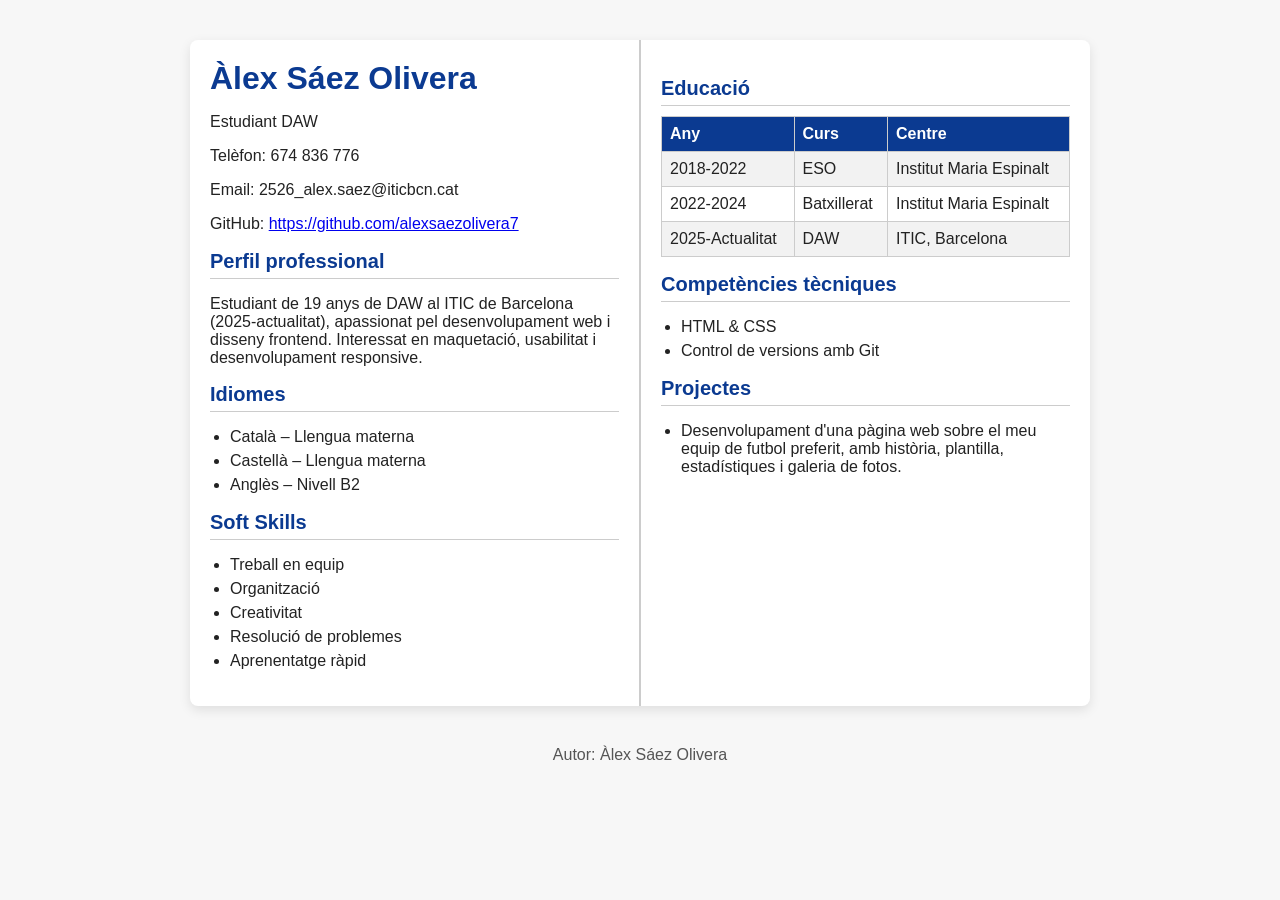
<file: ÀlexCV.html>
<!DOCTYPE html>
<html lang="ca">
<head>
    <meta charset="UTF-8">
    <title>CV Àlex Sáez Olivera</title>
    <style>
        body {
            font-family: Verdana, sans-serif;
            background-color: #f7f7f7;
            margin: 0;
            padding: 0;
            color: #222;
        }
        .column-left, .column-right {
            padding: 20px;
        }
        .container {
            display: flex;
            max-width: 900px;
            margin: 40px auto;
            background-color: #fff;
            border-radius: 8px;
            box-shadow: 0 4px 12px rgba(0,0,0,0.1);
        }
        h1 {
            font-size: 32px;
            margin: 0;
            color: #0b3a91;
        }
        h2 {
            font-size: 20px;
            color: #0b3a91;
            margin-bottom: 10px;
            border-bottom: 1px solid #ccc;
            padding-bottom: 5px;
        }
        ul {
            padding-left: 20px;
        }
        ul li {
            margin-bottom: 6px;
        }
        table {
            width: 100%;
            border-collapse: collapse;
            margin-top: 10px;
        }
        th, td {
            border: 1px solid #ccc;
            padding: 8px;
            text-align: left;
        }
        th {
            background-color: #0b3a91;
            color: white;
        }
        tr:nth-child(even) {
            background-color: #f2f2f2;
        }
    </style>
</head>
<body>

    <div class="container">
        <div class="column-left" style="flex:1; border-right: 2px solid #ccc;">
            <h1>Àlex Sáez Olivera</h1>
            <p>Estudiant DAW</p>
            <p>Telèfon: 674 836 776</p>
            <p>Email: 2526_alex.saez@iticbcn.cat</p>
            <p>GitHub: <a href="https://github.com/alexsaezolivera7" target="_blank">https://github.com/alexsaezolivera7</a></p>

            <section>
                <h2>Perfil professional</h2>
                <p>Estudiant de 19 anys de DAW al ITIC de Barcelona (2025‑actualitat), apassionat pel desenvolupament web i disseny frontend. Interessat en maquetació, usabilitat i desenvolupament responsive.</p>
            </section>

            <section>
                <h2>Idiomes</h2>
                <ul>
                    <li>Català – Llengua materna</li>
                    <li>Castellà – Llengua materna</li>
                    <li>Anglès – Nivell B2</li>
                </ul>
            </section>

            <section>
                <h2>Soft Skills</h2>
                <ul>
                    <li>Treball en equip</li>
                    <li>Organització</li>
                    <li>Creativitat</li>
                    <li>Resolució de problemes</li>
                    <li>Aprenentatge ràpid</li>
                </ul>
            </section>
        </div>

        <div class="column-right" style="flex:1;">
            <section>
                <h2>Educació</h2>
                <table>
                    <tr>
                        <th>Any</th>
                        <th>Curs</th>
                        <th>Centre</th>
                    </tr>
                    <tr>
                        <td>2018‑2022</td>
                        <td>ESO</td>
                        <td>Institut Maria Espinalt</td>
                    </tr>
                    <tr>
                        <td>2022‑2024</td>
                        <td>Batxillerat</td>
                        <td>Institut Maria Espinalt</td>
                    </tr>
                    <tr>
                        <td>2025‑Actualitat</td>
                        <td>DAW</td>
                        <td>ITIC, Barcelona</td>
                    </tr>
                </table>
            </section>

            <section>
                <h2>Competències tècniques</h2>
                <ul>
                    <li>HTML &amp; CSS</li>
                    <li>Control de versions amb Git</li>
                </ul>
            </section>

            <section>
                <h2>Projectes</h2>
                <ul>
                    <li>Desenvolupament d'una pàgina web sobre el meu equip de futbol preferit, amb història, plantilla, estadístiques i galeria de fotos.</li>
                </ul>
            </section>
        </div>
    </div>
    <footer style="text-align:center; margin-top: 10px; color:#555;">
        Autor: Àlex Sáez Olivera
    </footer>
</body>
</html>
</file>
<file: css/style.css>
body {
  font-family: Verdana, sans-serif;
  background: #f7f7f7;
  color: #111;
  margin: 0;
  padding: 0;
}

header {
  background: #d10158;
  color: white;
  text-align: center;
  padding: 15px;
}

nav a {
  color: white;
  text-decoration: none;
  margin: 0 8px;
}

h1 {
  text-align: center;
  color: #0b3a91;
}

h2 {
  text-align: center;
}

h4 {
  text-align: center;
}

h2.posicio {
  font-size: 25px;
}

table.plantilla { 
  width:90%; 
  margin:20px auto; 
  border-collapse:collapse; 
  table-layout:fixed; 
}

table.plantilla td { 
  width:33.33%; 
  padding:8px; 
  vertical-align:top; 
}

table.jugador { 
  width:100%; 
  border-collapse:collapse; 
  text-align:center; 
}

table.imatge img { 
  width:100%; 
  max-width:200px; 
  display:block; 
  margin:0 auto; 
  border-radius:6px; 
}

table.dades { 
  width:100%; 
  margin-top:8px; 
}

table.dades h2 { 
  margin:6px 0; 
  font-size:20px; 
}

.bandera {
  width: 20px;
  height: auto;
  vertical-align: middle;
  margin-left: 4px;
}

body {
  font-family: Arial, sans-serif;
  background-color: #f9f9f9;
  color: #222;
  margin: 0;
}

.page-header {
  background-color: #002a5c;
  color: #ffb612;
  text-align: center;
  padding: 32px 16px;
}

.page-header h1 {
  font-size: 40px;
  margin-bottom: 8px;
}

.page-header p {
  font-size: 16px;
}

table.titol {
  width: 100%;
  background-color: #fff;
  border-radius: 10px;
  box-shadow: 0 2px 8px rgba(0,0,0,0.1);
  padding: 16px;
  transition: transform 0.2s ease, box-shadow 0.2s ease;
}

table.titol:hover {
  transform: translateY(-5px);
  box-shadow: 0 4px 12px rgba(0,0,0,0.15);
}

.trofeu {
  display: flex;
  flex-direction: column;
  align-items: center;
  gap: 10px;
}

h2 {
  color: #002a5c;
  font-size: 19px;
  margin: 5px 0;
}

table.palmares {
  width: 90%;
  margin: 20px auto;
  border-collapse: collapse;
  table-layout: fixed;
  border-spacing: 16px;
  text-align: center;
}

table.palmares tr {
  display: table-row;
}

table.palmares td {
  width: 25%;
  vertical-align: top;
}

.trofeu-icona img {
  width: 100%;
  max-width: 2000px;
  display: block;
  margin: 0 auto;
  border-radius: 6px;
}

.trofeu-detalls h2 {
  font-size: 18px;
  margin: 6px 0 2px 0;
}

.quantitat {
  font-size: 16px;
  font-weight: bold;
  margin: 2px 0;
  text-align: center;
}

.anys {
  font-size: 14px;
  color: #555;
  margin: 0;
  text-align: center;
}

.posicio-jugadors {
  color: #002a5c;
  font-size: 15px;
  margin: 5px 0;
}

.formulario {
  font-family: Arial, sans-serif;
  margin: 0;
  padding: 32px;
  background: #292488;
  color: #2a039f;
}

.formulario main {
  max-width: 480px;
  margin: 0 auto;
  background: #ffffff;
  padding: 28px;
  border-radius: 8px;
  box-shadow: 0 4px 10px black;
}

.formulario h1 {
  margin-top: 0;
  text-align: center;
}

.formulario fieldset {
  border: 1px solid #cbd5e1;
  border-radius: 6px;
  padding: 20px;
  margin: 0;
}

.formulario legend {
  font-weight: 600;
  padding: 0 8px;
}

.formulario label {
  display: block;
  margin-top: 16px;
  margin-bottom: 6px;
}

.formulario input[type="text"],
.formulario input[type="email"],
.formulario input[type="number"],
.formulario input[type="tel"],
.formulario textarea,
.formulario select {
  width: 100%;
  padding: 8px;
  border: 1px solid #cbd5e1;
  border-radius: 4px;
  font-size: 16px;
}

.formulario input[type="checkbox"],
.formulario input[type="radio"] {
  width: auto;
  margin-right: 8px;
  vertical-align: middle;
}

.formulario button {
  margin-top: 24px;
  padding: 10px 22px;
  border: none;
  border-radius: 4px;
  background: #2563eb;
  color: #ffffff;
  font-weight: 600;
  cursor: pointer;
}



#galeria-1{
  background-color: rgb(22, 22, 219);
}

.section_1{
  width: 100%;
  display: flex;
  justify-content: center;
  flex-direction: column;
  align-items: center;  
}

.section_1-title{
  font-family: sans-serif, 'roboto';
  font-size: 44px;
  font-weight: bold;
  color: #fdc52c;
  text-align: center;
}

.galery{
  width: 100%;
  display: flex;
  flex-wrap: wrap;
  padding: 50px 0px;
}

.galery-content{
  width: 50%;
  display: flex;
}

.galery-content img{
  object-fit: cover;
  width: 100%;
  height: 400px;
  border: 3px solid black;
  padding: 2px;
}

.inici-1{
  font-family: 'Arial', sans-serif;
  background-color: #f0f0f0;
  margin: 0;
  padding: 0;
  color: #333;
}

header h1{
 margin: 0;
 font-size: 2.5em;
 text-transform: uppercase;
 letter-spacing: 2px; 
 padding: 10px;
}

nav{
  text-align: center;
  padding: 10px 0;
}

nav a{
color: #fff;
text-decoration: none;
margin: 0 15px;
font-weight: bold;
font-size: 1.1em;
padding: 5px 10px;
transition: background-color 0.3s;
}

nav a:hover, nav a.active{
  background-color: #edbb00;
  color: #004D98;
  border-radius: 4px;
}

.main-1{
  max-width: 900px;
  margin: 20px auto;
  background-color: #fff;
  padding: 30px;
  box-shadow: 0 0 15px rgba(0,0,0,0.1);
  padding-bottom: 10px;
}

.imatges-container{
  display: flex;
  justify-content: center;
  gap: 20px;
  flex-wrap: wrap;
}

.imatges-container img{
  max-width: 100%;
  height: auto;
  width: 350px;
  border: 1px solid #ddd;
  box-shadow: 3px 3px 6px rgba(0,0,0,0.2);
  border-radius: 5px;
}

.taula{
  width: 100%;
  border-collapse: collapse;
  margin-top: 15px;
}

.taula th, .taula td{
  border: 1px solid #ddd;
  padding: 12px;
  text-align: left;
}

.taula th{
  background-color: #004D98;
  color: white;
}

.taula tr:nth-child(even){
  background-color: #f9f9f9;
}

.taula tr:hover{
  background-color: #e6e6e6;
}

footer{
  text-align: center;
  padding: 15px;
  background-color: #333;
  color: #fff;
  margin-top: 20px;
  font-size: 0.9em;
}

/*Historia*/
.players-grid{
  display: grid;
  grid-template-columns: repeat(3, 1fr);
  gap: 20px;
  padding: 20px;;
}

.player-card{
  position: relative;
  width: 100%;
  overflow: hidden;
  border-radius: 12px;
  box-shadow: 0 4px 15px rgba(0,0,0,0.2) ;
  cursor: pointer;
}

.player-card img{
  width: 100%;
  height: 100%;
  object-fit: cover;
  transition: transform 0.5s ease;
}

.player-info{
  position: absolute;
  bottom: 0;
  left: 0;
  width: 100%;
  padding: 30px 20px;
  background: linear-gradient(to top, rgba(0, 77, 152, 0.9), transparent);
  color: white;
  transform: translateY(100%);
  transition: transform 0.4s ease-in-out;
}

.player-info h3{
  margin: 0;
  font-size: 1.5rem;
  color: #edbb00;
  text-transform: uppercase;
}

.player-info p{
  margin-top: 5px;
  font-size: 0.8rem;
  padding-right: 20px;
  opacity: 0;
  transition: opacity 0.5s ease 0.2s;
  text-overflow: ellipsis;
}

.player-card:hover img{
  transform: scale(1.1) translateY(-10px);
}

.player-card:hover .player-info{
  transform: translateY(0);
}

.player-card:hover .player-info p{
  opacity: 1;
}

.imgs-barca{
  display: flex;
  justify-content: center;
  gap: 20px;
  flex-wrap: wrap;
}

.imgs-barca img{
  max-width: 50%;
  border: 1px solid #ddd;
  box-shadow: 3px 3px 6px rgba(0,0,0,0.2);
  border-radius: 5px;
  margin-bottom: 20px;
}
.Micaca{
  width: 100%;
  height: 100vh;
  display: flex;
  flex-direction: column;
  align-items: center;
  justify-content: start; 
}
</file>
